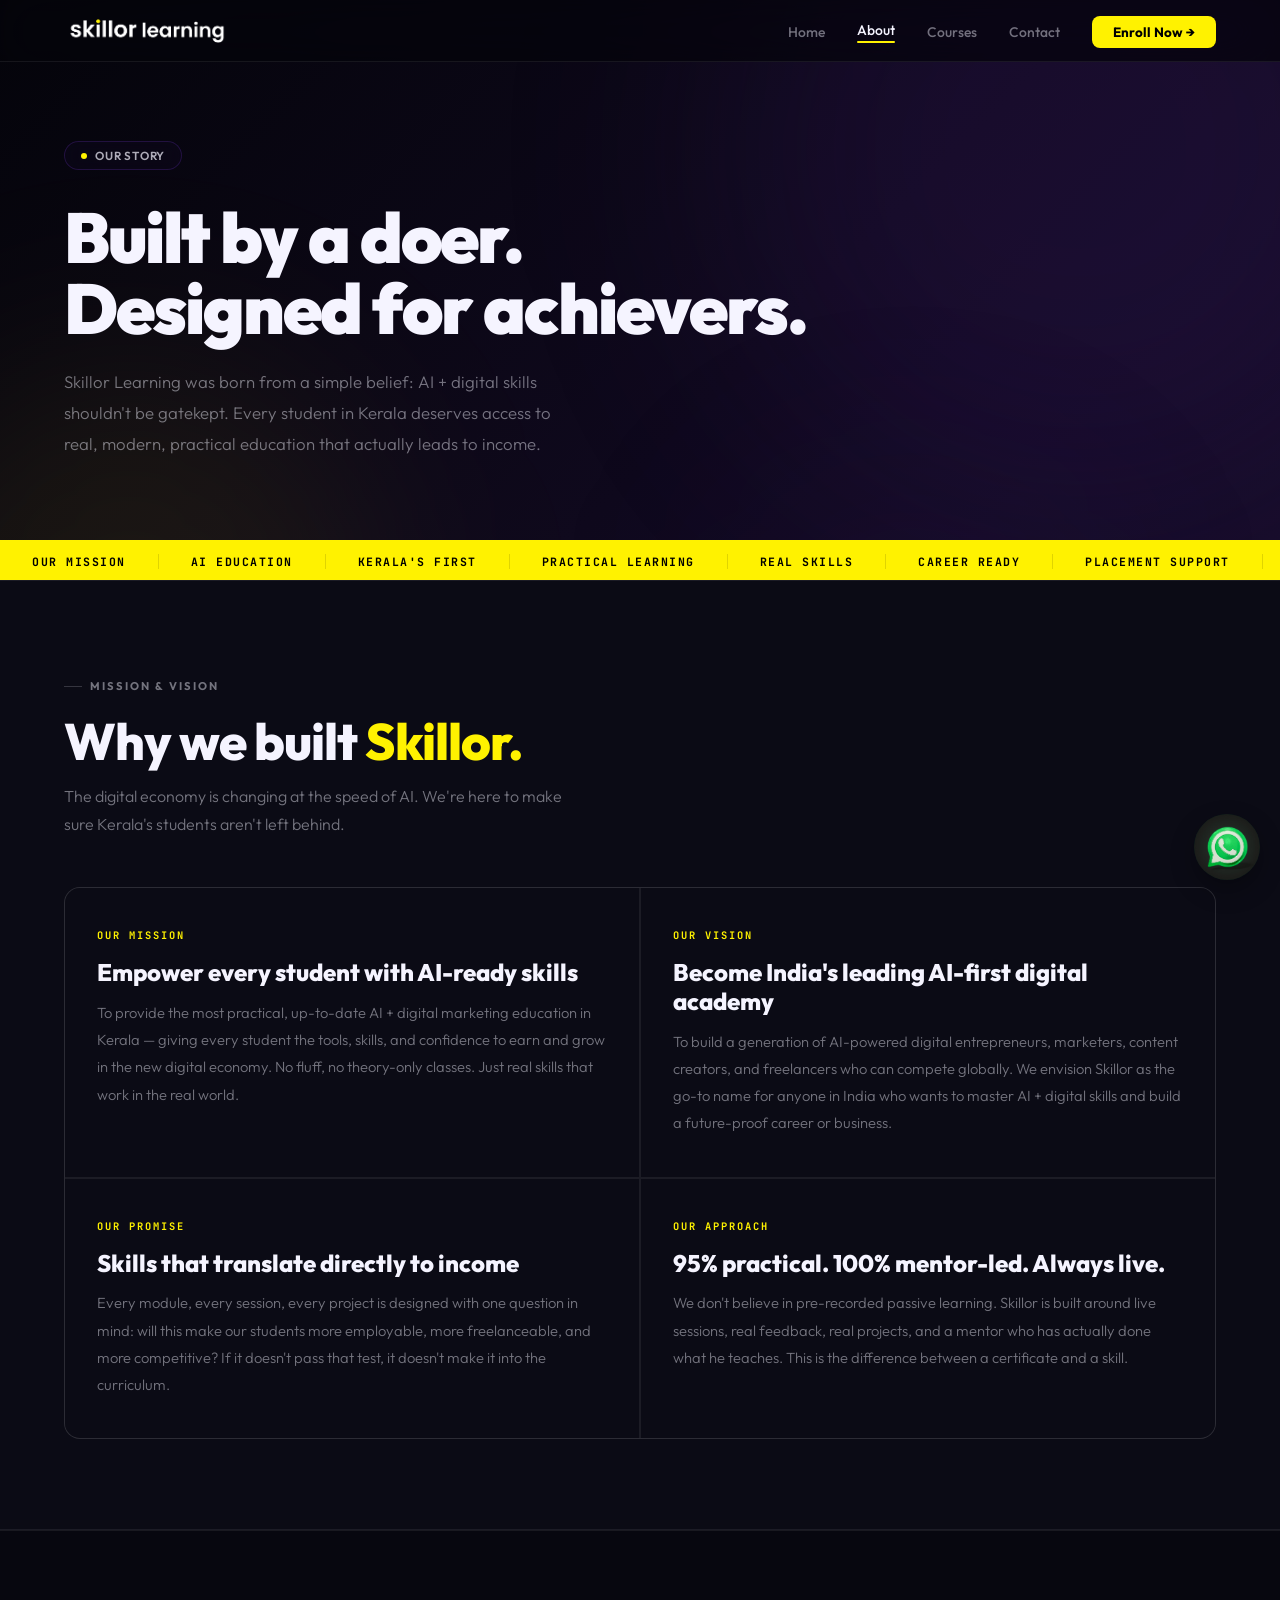
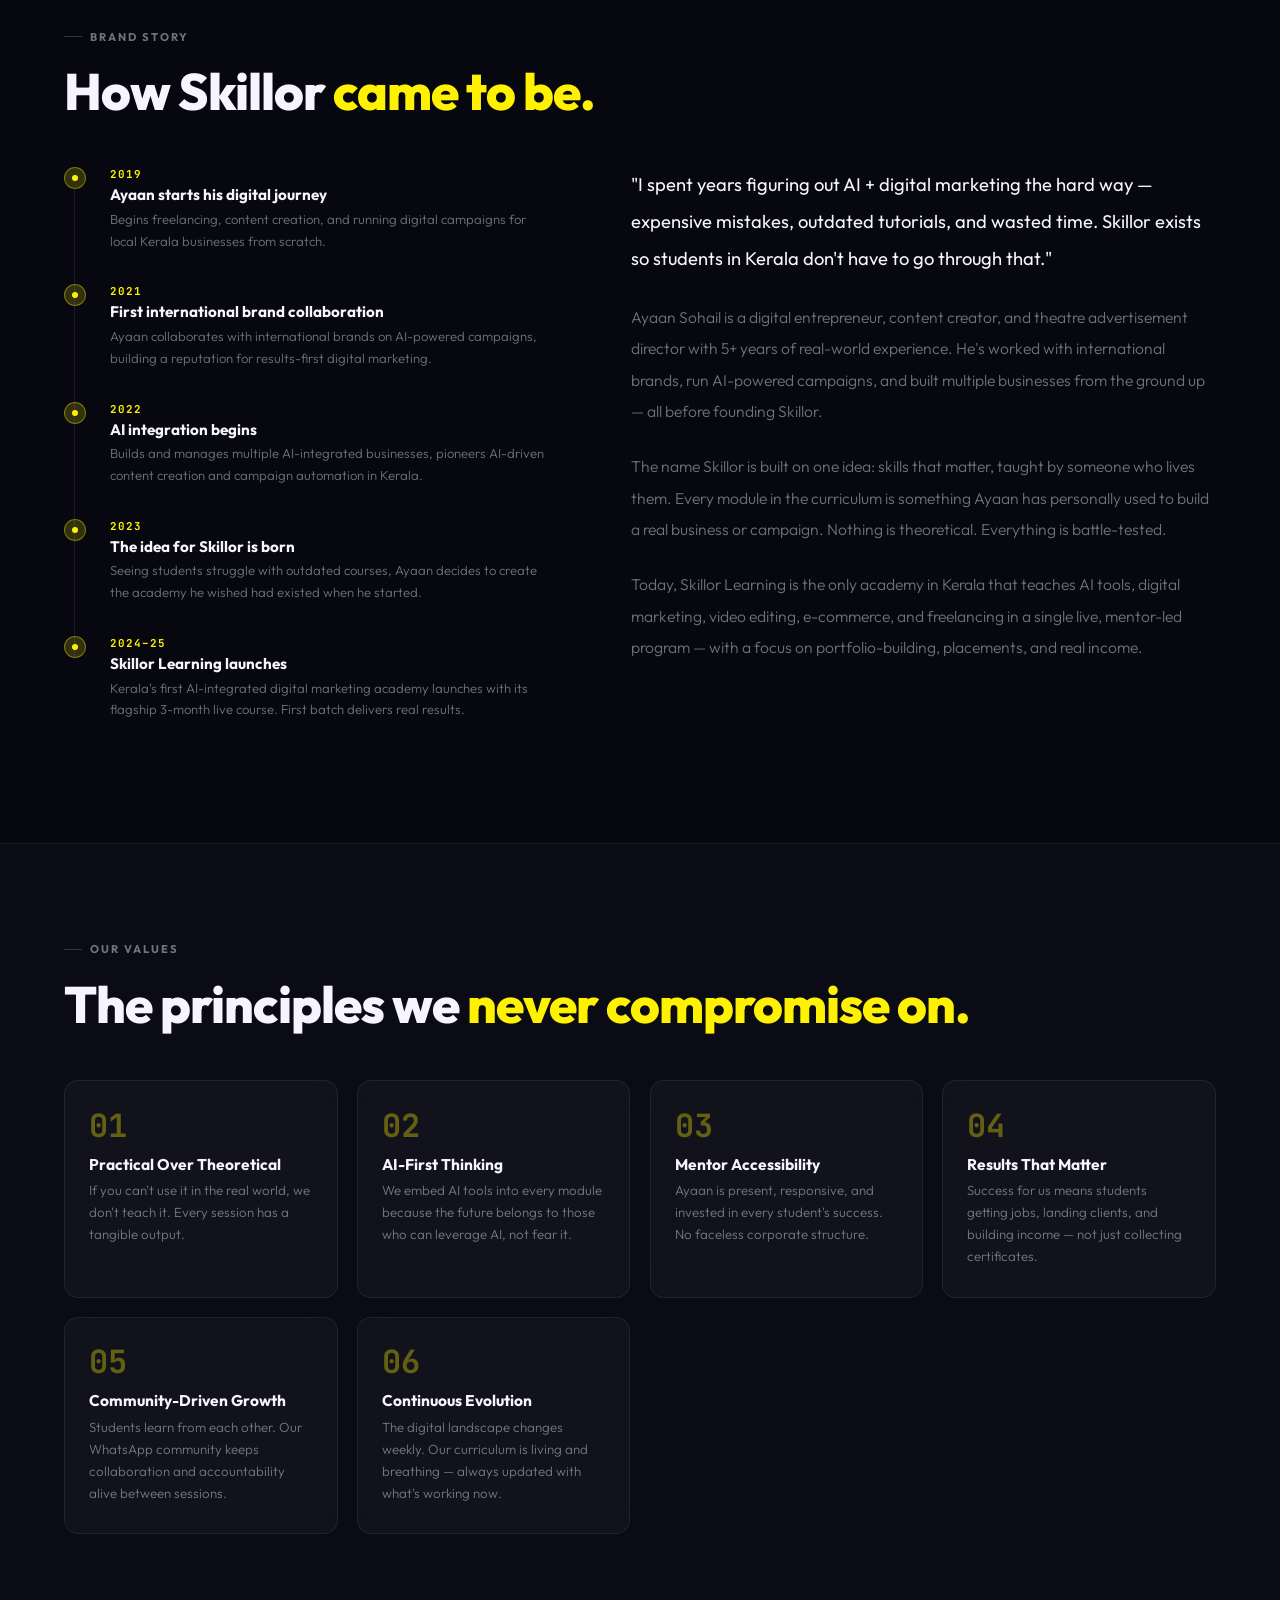
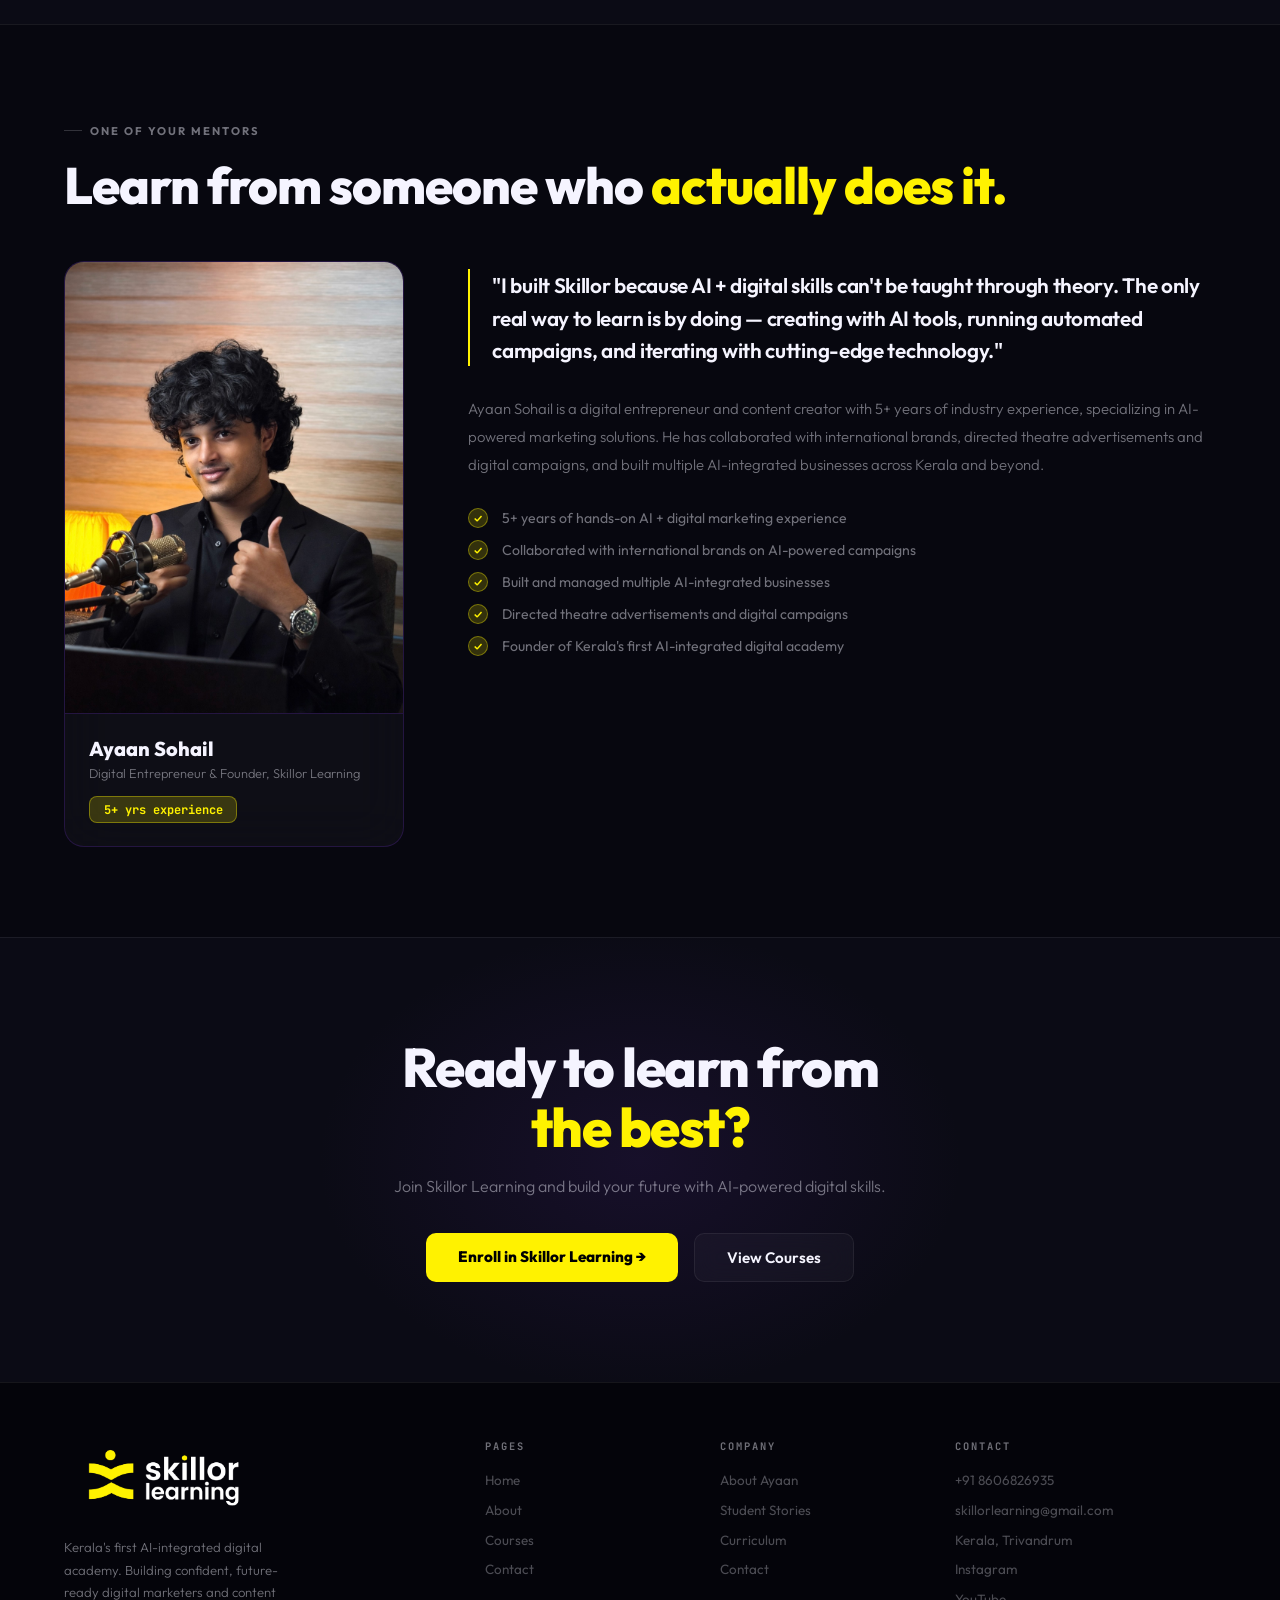
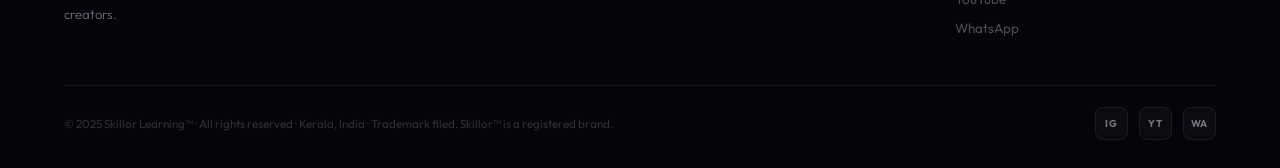
<file: about.html>
<!DOCTYPE html>
<html lang="en">
<head>
  <meta charset="UTF-8"/>
  <meta name="viewport" content="width=device-width, initial-scale=1.0"/>
  <title>About Skillor Learning — Kerala's First AI Digital Marketing Academy</title>
  <meta name="description" content="Learn about Skillor Learning — founded by Ayaan Sohail, Kerala's first AI-integrated digital marketing academy with a mission to make every student future-ready."/>
  <meta name="keywords" content="Skillor Learning, about Skillor, Ayaan Sohail, digital marketing academy Kerala, AI marketing trainer Kerala, dropshipping course India"/>
  <meta name="robots" content="index, follow"/>
  <link rel="canonical" href="https://skillorlearning.com/about.html"/>
  <link rel="icon" type="image/png" href="/favicon.png" sizes="48x48"/>
  <link rel="apple-touch-icon" href="/favicon.png"/>

  <meta property="og:type" content="website"/>
  <meta property="og:title" content="About Skillor Learning — Kerala's First AI Digital Marketing Academy"/>
  <meta property="og:description" content="Founded by Ayaan Sohail, Skillor Learning is Kerala's first AI-integrated digital marketing academy. Our mission: make every student future-ready."/>
  <meta property="og:url" content="https://skillorlearning.com/about.html"/>
  <meta property="og:image" content="https://skillorlearning.com/Skillor-Logo-10.png"/>
  <meta property="og:site_name" content="Skillor Learning"/>
  <meta name="twitter:card" content="summary_large_image"/>
  <meta name="twitter:title" content="About Skillor Learning — Kerala's First AI Digital Marketing Academy"/>
  <meta name="twitter:description" content="Learn about Skillor Learning and founder Ayaan Sohail, a 5+ year digital entrepreneur building the next generation of AI-powered marketers."/>
  <meta name="twitter:image" content="https://skillorlearning.com/Skillor-Logo-10.png"/>

  <link href="https://fonts.googleapis.com/css2?family=Outfit:wght@300;400;500;600;700;800;900&family=JetBrains+Mono:wght@400;600&display=swap" rel="stylesheet"/>
  <link rel="stylesheet" href="style.css"/>
  <style>
    /* About-page specific styles */
    .about-hero {
      min-height: 60vh;
      padding: 140px 5% 80px;
      display: flex;
      flex-direction: column;
      justify-content: center;
      position: relative;
      z-index: 1;
    }
    .about-hero h1 { font-size: clamp(2.4rem,5.5vw,5rem); font-weight:900; line-height:1.0; letter-spacing:-2px; margin-bottom:1.4rem; max-width:820px; }
    .about-hero p { font-size:1.05rem; color:var(--muted); line-height:1.85; max-width:520px; font-weight:300; }

    .mission-section { background:var(--dark2); border-top:1px solid var(--border); border-bottom:1px solid var(--border); }
    .mission-grid { display:grid; grid-template-columns:1fr 1fr; gap:2px; background:var(--border); border:1px solid var(--border); border-radius:16px; overflow:hidden; margin-top:3rem; }
    .mission-card { background:var(--dark2); padding:2.5rem 2rem; }
    .mission-card:hover { background:var(--dark3); }
    .mission-label { font-family:'JetBrains Mono',monospace; font-size:0.65rem; font-weight:700; text-transform:uppercase; letter-spacing:2px; color:var(--yellow); margin-bottom:1rem; }
    .mission-card h3 { font-size:1.5rem; font-weight:800; margin-bottom:0.75rem; line-height:1.2; }
    .mission-card p { font-size:0.92rem; color:var(--muted); line-height:1.85; font-weight:300; }

    .story-section { background:var(--dark); border-top:1px solid var(--border); }
    .story-grid { display:grid; grid-template-columns:1fr 1.2fr; gap:5rem; align-items:start; margin-top:3rem; }
    .story-timeline { display:flex; flex-direction:column; gap:0; }
    .tl-item { display:flex; gap:1.5rem; position:relative; }
    .tl-item:not(:last-child)::before { content:''; position:absolute; left:10px; top:22px; width:1px; height:calc(100% + 2px); background:var(--border-p); }
    .tl-dot { width:22px; height:22px; border-radius:50%; background:var(--yellow-m); border:1px solid var(--border-y); flex-shrink:0; display:flex; align-items:center; justify-content:center; margin-top:0; }
    .tl-dot::after { content:''; width:6px; height:6px; background:var(--yellow); border-radius:50%; }
    .tl-body { padding-bottom:2rem; }
    .tl-year { font-family:'JetBrains Mono',monospace; font-size:0.68rem; font-weight:700; color:var(--yellow); letter-spacing:1px; margin-bottom:0.25rem; }
    .tl-title { font-size:0.95rem; font-weight:700; margin-bottom:0.3rem; }
    .tl-desc { font-size:0.82rem; color:var(--muted); line-height:1.65; font-weight:300; }

    .story-right p { font-size:0.98rem; color:var(--muted); line-height:2; font-weight:300; margin-bottom:1.5rem; }
    .story-right p:first-child { font-size:1.15rem; color:var(--white); font-weight:400; }

    .values-section { background:var(--dark2); border-top:1px solid var(--border); }
    .values-grid { display:grid; grid-template-columns:repeat(auto-fill,minmax(220px,1fr)); gap:1.2rem; margin-top:3rem; }
    .val-card { background:var(--glass); border:1px solid var(--border); backdrop-filter:blur(16px); border-radius:14px; padding:1.8rem 1.5rem; transition:border-color 0.2s,transform 0.2s; }
    .val-card:hover { border-color:var(--border-p); transform:translateY(-3px); }
    .val-num { font-family:'JetBrains Mono',monospace; font-size:2rem; font-weight:700; color:var(--yellow); opacity:0.35; line-height:1; margin-bottom:0.75rem; }
    .val-card h4 { font-size:0.97rem; font-weight:700; margin-bottom:0.4rem; }
    .val-card p { font-size:0.83rem; color:var(--muted); line-height:1.65; font-weight:300; }

    .founder-section { background:var(--dark); border-top:1px solid var(--border); }

    @media (max-width:900px) {
      .mission-grid { grid-template-columns:1fr; }
      .story-grid { grid-template-columns:1fr; gap:2.5rem; }
    }
    @media (max-width:600px) {
      .about-hero { padding:100px 4.5% 60px; }
      .about-hero h1 { font-size:clamp(2rem,10vw,2.6rem); letter-spacing:-1px; }
      .mission-card { padding:1.5rem 1.1rem; }
      .val-card { padding:1.3rem 1.1rem; }
    }
  </style>
</head>
<body>

<div class="blob blob-1"></div>
<div class="blob blob-2"></div>
<div class="blob blob-3"></div>

<!-- NAV -->
<nav>
  <a href="index.html" class="logo">
    <img src="Skillor-Logo-10.png" alt="Skillor Learning logo" style="height:40px;">
  </a>
  <ul class="nav-links">
    <li><a href="index.html">Home</a></li>
    <li><a href="about.html" class="active">About</a></li>
    <li><a href="courses.html">Courses</a></li>
    <li><a href="contact.html">Contact</a></li>
    <li><a href="#" class="nav-cta" onclick="openEnrollModal(); return false;">Enroll Now →</a></li>
  </ul>
  <button class="hamburger" onclick="toggleMenu()">☰</button>
</nav>

<!-- MOBILE MENU -->
<div class="mobile-menu" id="mobileMenu">
  <a href="index.html" onclick="toggleMenu()">Home</a>
  <a href="about.html" onclick="toggleMenu()">About</a>
  <a href="courses.html" onclick="toggleMenu()">Courses</a>
  <a href="contact.html" onclick="toggleMenu()">Contact</a>
  <a href="#" onclick="openEnrollModal(); toggleMenu(); return false;">Enroll Now →</a>
</div>

<!-- ABOUT HERO -->
<section class="about-hero">
  <div class="hero-pill">
    <div class="hero-pill-dot"></div>
    Our Story
  </div>
  <h1>
    Built by a doer.<br>
    <span class="y">Designed for achievers.</span>
  </h1>
  <p>Skillor Learning was born from a simple belief: AI + digital skills shouldn't be gatekept. Every student in Kerala deserves access to real, modern, practical education that actually leads to income.</p>
</section>

<!-- TICKER -->
<div class="ticker">
  <div class="ticker-track">
    <span>Our Mission</span><span>AI Education</span><span>Kerala's First</span>
    <span>Practical Learning</span><span>Real Skills</span><span>Career Ready</span>
    <span>Placement Support</span><span>Live Sessions</span><span>Build. Earn. Grow.</span>
    <span>Our Mission</span><span>AI Education</span><span>Kerala's First</span>
    <span>Practical Learning</span><span>Real Skills</span><span>Career Ready</span>
    <span>Placement Support</span><span>Live Sessions</span><span>Build. Earn. Grow.</span>
  </div>
</div>

<!-- MISSION & VISION -->
<section class="mission-section">
  <div class="stag">Mission &amp; Vision</div>
  <h2 class="sh">Why we built <span class="y">Skillor.</span></h2>
  <p class="ssub">The digital economy is changing at the speed of AI. We're here to make sure Kerala's students aren't left behind.</p>
  <div class="mission-grid">
    <div class="mission-card">
      <div class="mission-label">Our Mission</div>
      <h3>Empower every student with AI-ready skills</h3>
      <p>To provide the most practical, up-to-date AI + digital marketing education in Kerala — giving every student the tools, skills, and confidence to earn and grow in the new digital economy. No fluff, no theory-only classes. Just real skills that work in the real world.</p>
    </div>
    <div class="mission-card">
      <div class="mission-label">Our Vision</div>
      <h3>Become India's leading AI-first digital academy</h3>
      <p>To build a generation of AI-powered digital entrepreneurs, marketers, content creators, and freelancers who can compete globally. We envision Skillor as the go-to name for anyone in India who wants to master AI + digital skills and build a future-proof career or business.</p>
    </div>
    <div class="mission-card">
      <div class="mission-label">Our Promise</div>
      <h3>Skills that translate directly to income</h3>
      <p>Every module, every session, every project is designed with one question in mind: will this make our students more employable, more freelanceable, and more competitive? If it doesn't pass that test, it doesn't make it into the curriculum.</p>
    </div>
    <div class="mission-card">
      <div class="mission-label">Our Approach</div>
      <h3>95% practical. 100% mentor-led. Always live.</h3>
      <p>We don't believe in pre-recorded passive learning. Skillor is built around live sessions, real feedback, real projects, and a mentor who has actually done what he teaches. This is the difference between a certificate and a skill.</p>
    </div>
  </div>
</section>

<!-- BRAND STORY -->
<section class="story-section">
  <div class="stag">Brand Story</div>
  <h2 class="sh">How Skillor <span class="y">came to be.</span></h2>
  <div class="story-grid">
    <div class="story-timeline">
      <div class="tl-item">
        <div class="tl-dot"></div>
        <div class="tl-body">
          <div class="tl-year">2019</div>
          <div class="tl-title">Ayaan starts his digital journey</div>
          <div class="tl-desc">Begins freelancing, content creation, and running digital campaigns for local Kerala businesses from scratch.</div>
        </div>
      </div>
      <div class="tl-item">
        <div class="tl-dot"></div>
        <div class="tl-body">
          <div class="tl-year">2021</div>
          <div class="tl-title">First international brand collaboration</div>
          <div class="tl-desc">Ayaan collaborates with international brands on AI-powered campaigns, building a reputation for results-first digital marketing.</div>
        </div>
      </div>
      <div class="tl-item">
        <div class="tl-dot"></div>
        <div class="tl-body">
          <div class="tl-year">2022</div>
          <div class="tl-title">AI integration begins</div>
          <div class="tl-desc">Builds and manages multiple AI-integrated businesses, pioneers AI-driven content creation and campaign automation in Kerala.</div>
        </div>
      </div>
      <div class="tl-item">
        <div class="tl-dot"></div>
        <div class="tl-body">
          <div class="tl-year">2023</div>
          <div class="tl-title">The idea for Skillor is born</div>
          <div class="tl-desc">Seeing students struggle with outdated courses, Ayaan decides to create the academy he wished had existed when he started.</div>
        </div>
      </div>
      <div class="tl-item">
        <div class="tl-dot"></div>
        <div class="tl-body">
          <div class="tl-year">2024–25</div>
          <div class="tl-title">Skillor Learning launches</div>
          <div class="tl-desc">Kerala's first AI-integrated digital marketing academy launches with its flagship 3-month live course. First batch delivers real results.</div>
        </div>
      </div>
    </div>
    <div class="story-right">
      <p>"I spent years figuring out AI + digital marketing the hard way — expensive mistakes, outdated tutorials, and wasted time. Skillor exists so students in Kerala don't have to go through that."</p>
      <p>Ayaan Sohail is a digital entrepreneur, content creator, and theatre advertisement director with 5+ years of real-world experience. He's worked with international brands, run AI-powered campaigns, and built multiple businesses from the ground up — all before founding Skillor.</p>
      <p>The name Skillor is built on one idea: skills that matter, taught by someone who lives them. Every module in the curriculum is something Ayaan has personally used to build a real business or campaign. Nothing is theoretical. Everything is battle-tested.</p>
      <p>Today, Skillor Learning is the only academy in Kerala that teaches AI tools, digital marketing, video editing, e-commerce, and freelancing in a single live, mentor-led program — with a focus on portfolio-building, placements, and real income.</p>
    </div>
  </div>
</section>

<!-- VALUES -->
<section class="values-section">
  <div class="stag">Our Values</div>
  <h2 class="sh">The principles we <span class="y">never compromise on.</span></h2>
  <div class="values-grid">
    <div class="val-card"><div class="val-num">01</div><h4>Practical Over Theoretical</h4><p>If you can't use it in the real world, we don't teach it. Every session has a tangible output.</p></div>
    <div class="val-card"><div class="val-num">02</div><h4>AI-First Thinking</h4><p>We embed AI tools into every module because the future belongs to those who can leverage AI, not fear it.</p></div>
    <div class="val-card"><div class="val-num">03</div><h4>Mentor Accessibility</h4><p>Ayaan is present, responsive, and invested in every student's success. No faceless corporate structure.</p></div>
    <div class="val-card"><div class="val-num">04</div><h4>Results That Matter</h4><p>Success for us means students getting jobs, landing clients, and building income — not just collecting certificates.</p></div>
    <div class="val-card"><div class="val-num">05</div><h4>Community-Driven Growth</h4><p>Students learn from each other. Our WhatsApp community keeps collaboration and accountability alive between sessions.</p></div>
    <div class="val-card"><div class="val-num">06</div><h4>Continuous Evolution</h4><p>The digital landscape changes weekly. Our curriculum is living and breathing — always updated with what's working now.</p></div>
  </div>
</section>

<!-- MENTOR SECTION -->
<section class="founder-section">
  <div class="stag">One Of Your Mentors</div>
  <h2 class="sh">Learn from someone who <span class="y">actually does it.</span></h2>
  <div class="mentor-grid">
    <div class="mentor-glass-card">
      <div class="mentor-img">
        <img src="ayaan2.jpg" alt="Ayaan Sohail — Founder of Skillor Learning, Digital Entrepreneur and AI Marketing Expert" onerror="this.style.display='none'; this.nextElementSibling.style.display='flex';"/>
        <div class="mentor-img-fb" style="display:none;">AS</div>
      </div>
      <div class="mentor-card-foot">
        <div class="mentor-nm">Ayaan Sohail</div>
        <div class="mentor-rl">Digital Entrepreneur &amp; Founder, Skillor Learning</div>
        <span class="mentor-badge">5+ yrs experience</span>
      </div>
    </div>
    <div class="mentor-r">
      <p class="mentor-q">"I built Skillor because AI + digital skills can't be taught through theory. The only real way to learn is by doing — creating with AI tools, running automated campaigns, and iterating with cutting-edge technology."</p>
      <p class="mentor-bio">Ayaan Sohail is a digital entrepreneur and content creator with 5+ years of industry experience, specializing in AI-powered marketing solutions. He has collaborated with international brands, directed theatre advertisements and digital campaigns, and built multiple AI-integrated businesses across Kerala and beyond.</p>
      <div class="mentor-pts">
        <div class="mentor-pt"><div class="mentor-pt-dot"></div>5+ years of hands-on AI + digital marketing experience</div>
        <div class="mentor-pt"><div class="mentor-pt-dot"></div>Collaborated with international brands on AI-powered campaigns</div>
        <div class="mentor-pt"><div class="mentor-pt-dot"></div>Built and managed multiple AI-integrated businesses</div>
        <div class="mentor-pt"><div class="mentor-pt-dot"></div>Directed theatre advertisements and digital campaigns</div>
        <div class="mentor-pt"><div class="mentor-pt-dot"></div>Founder of Kerala's first AI-integrated digital academy</div>
      </div>
    </div>
  </div>
</section>

<!-- CTA -->
<div class="cta-sec">
  <div class="cta-inner">
    <h2>Ready to learn from<br><span style="color:var(--yellow)">the best?</span></h2>
    <p>Join Skillor Learning and build your future with AI-powered digital skills.</p>
    <div class="cta-btns">
      <a href="#" onclick="openEnrollModal(); return false;" class="btn-y">Enroll in Skillor Learning →</a>
      <a href="courses.html" class="btn-glass">View Courses</a>
    </div>
  </div>
</div>

<!-- FOOTER -->
<footer>
  <div class="foot-grid">
    <div class="foot-brand">
      <div class="foot-logo"><img src="Skillor-Logo-06.png" alt="Skillor Learning footer logo" style="height:85px;"></div>
      <p>Kerala's first AI-integrated digital academy. Building confident, future-ready digital marketers and content creators.</p>
    </div>
    <div class="foot-col">
      <h5>Pages</h5>
      <ul>
        <li><a href="index.html">Home</a></li>
        <li><a href="about.html">About</a></li>
        <li><a href="courses.html">Courses</a></li>
        <li><a href="contact.html">Contact</a></li>
      </ul>
    </div>
    <div class="foot-col">
      <h5>Company</h5>
      <ul>
        <li><a href="about.html">About Ayaan</a></li>
        <li><a href="index.html#testimonials">Student Stories</a></li>
        <li><a href="courses.html">Curriculum</a></li>
        <li><a href="contact.html">Contact</a></li>
      </ul>
    </div>
    <div class="foot-col">
      <h5>Contact</h5>
      <ul>
        <li><a href="tel:+918606826935">+91 8606826935</a></li>
        <li><a href="mailto:skillorlearning@gmail.com">skillorlearning@gmail.com</a></li>
        <li><a href="contact.html">Kerala, Trivandrum</a></li>
        <li><a href="https://www.instagram.com/skillorlearning" target="_blank" rel="noopener noreferrer">Instagram</a></li>
        <li><a href="https://youtube.com/@ayaanskillor" target="_blank" rel="noopener noreferrer">YouTube</a></li>
        <li><a href="https://wa.me/+918606826935" target="_blank" rel="noopener noreferrer">WhatsApp</a></li>
      </ul>
    </div>
  </div>
  <div class="foot-btm">
    <p>© 2025 Skillor Learning™ · All rights reserved · Kerala, India · Trademark filed. Skillor™ is a registered brand.</p>
    <div class="foot-socials">
      <a href="https://www.instagram.com/skillorlearning" target="_blank" rel="noopener noreferrer" aria-label="Skillor Learning on Instagram">IG</a>
      <a href="https://youtube.com/@ayaanskillor" target="_blank" rel="noopener noreferrer" aria-label="Skillor Learning on YouTube">YT</a>
      <a href="https://wa.me/+918606826935?text=Hi%2C%20I%20want%20to%20enroll%20in%20your%20course" target="_blank" rel="noopener noreferrer" aria-label="Chat with Skillor on WhatsApp">WA</a>
    </div>
  </div>
</footer>

<!-- FLOATING WHATSAPP -->
<div class="whatsapp-float">
  <a href="https://wa.me/+918606826935?text=Hi%2C%20I%20want%20to%20enroll%20in%20your%20course" target="_blank" rel="noopener noreferrer" aria-label="Chat with Skillor Learning on WhatsApp">
    <img src="whatsap icon.jpg" alt="WhatsApp icon" loading="lazy">
  </a>
</div>

<!-- ENROLLMENT MODAL -->
<div id="enrollModal" class="modal">
  <div class="modal-content">
    <div class="modal-header">
      <h2 id="popupTitle">Enroll in AI-Integrated Digital Marketing Course</h2>
      <span class="close" onclick="closeEnrollModal()">&times;</span>
    </div>
    <div class="modal-body">
      <div id="enrollView">
        <form id="enrollForm" onsubmit="submitEnrollForm(event)">
          <div class="form-group"><label for="name">Full Name *</label><input type="text" id="name" name="fullName" placeholder="Full Name" required></div>
          <div class="form-group"><label for="email">Email Address *</label><input type="email" id="email" name="email" placeholder="Email Address" required></div>
          <div class="form-group"><label for="phone">Phone Number *</label><input type="tel" id="phone" name="phone" placeholder="Phone Number" required></div>
          <div class="form-group"><label for="experience">Experience Level</label><select id="experience" name="experience"><option value="">Select Experience</option><option value="Beginner">Beginner</option><option value="Intermediate">Intermediate</option><option value="Advanced">Advanced</option></select></div>
          <div class="form-group"><label for="goals">What are your goals? (Optional)</label><textarea id="goals" name="goals" rows="3" placeholder="e.g., Start freelancing, get a job, build my brand..."></textarea></div>
          <button type="submit" class="submit-btn">Submit &amp; Get Course Details →</button>
          <p id="successMsg" style="display:none; color:#a7ffcf; margin-top:10px; text-align:center;">Successfully submitted.</p>
          <p class="form-note">* Required fields. We'll contact you within 24 hours with enrollment instructions.</p>
        </form>
      </div>
      <div id="notifyView" class="notify-view" style="display:none;">
        <p class="notify-message">Join our WhatsApp community to get updates on this course.</p>
        <a id="joinCommunityBtn" class="submit-btn notify-join-btn" href="https://chat.whatsapp.com/Gpl7ivEduUSLgckb1aHgBe" target="_blank" rel="noopener">Join Community</a>
        <p class="form-note">Course updates, launch dates, and announcements are shared in the community.</p>
      </div>
    </div>
  </div>
</div>

<script src="script.js" defer></script>
</body>
</html>
</file>
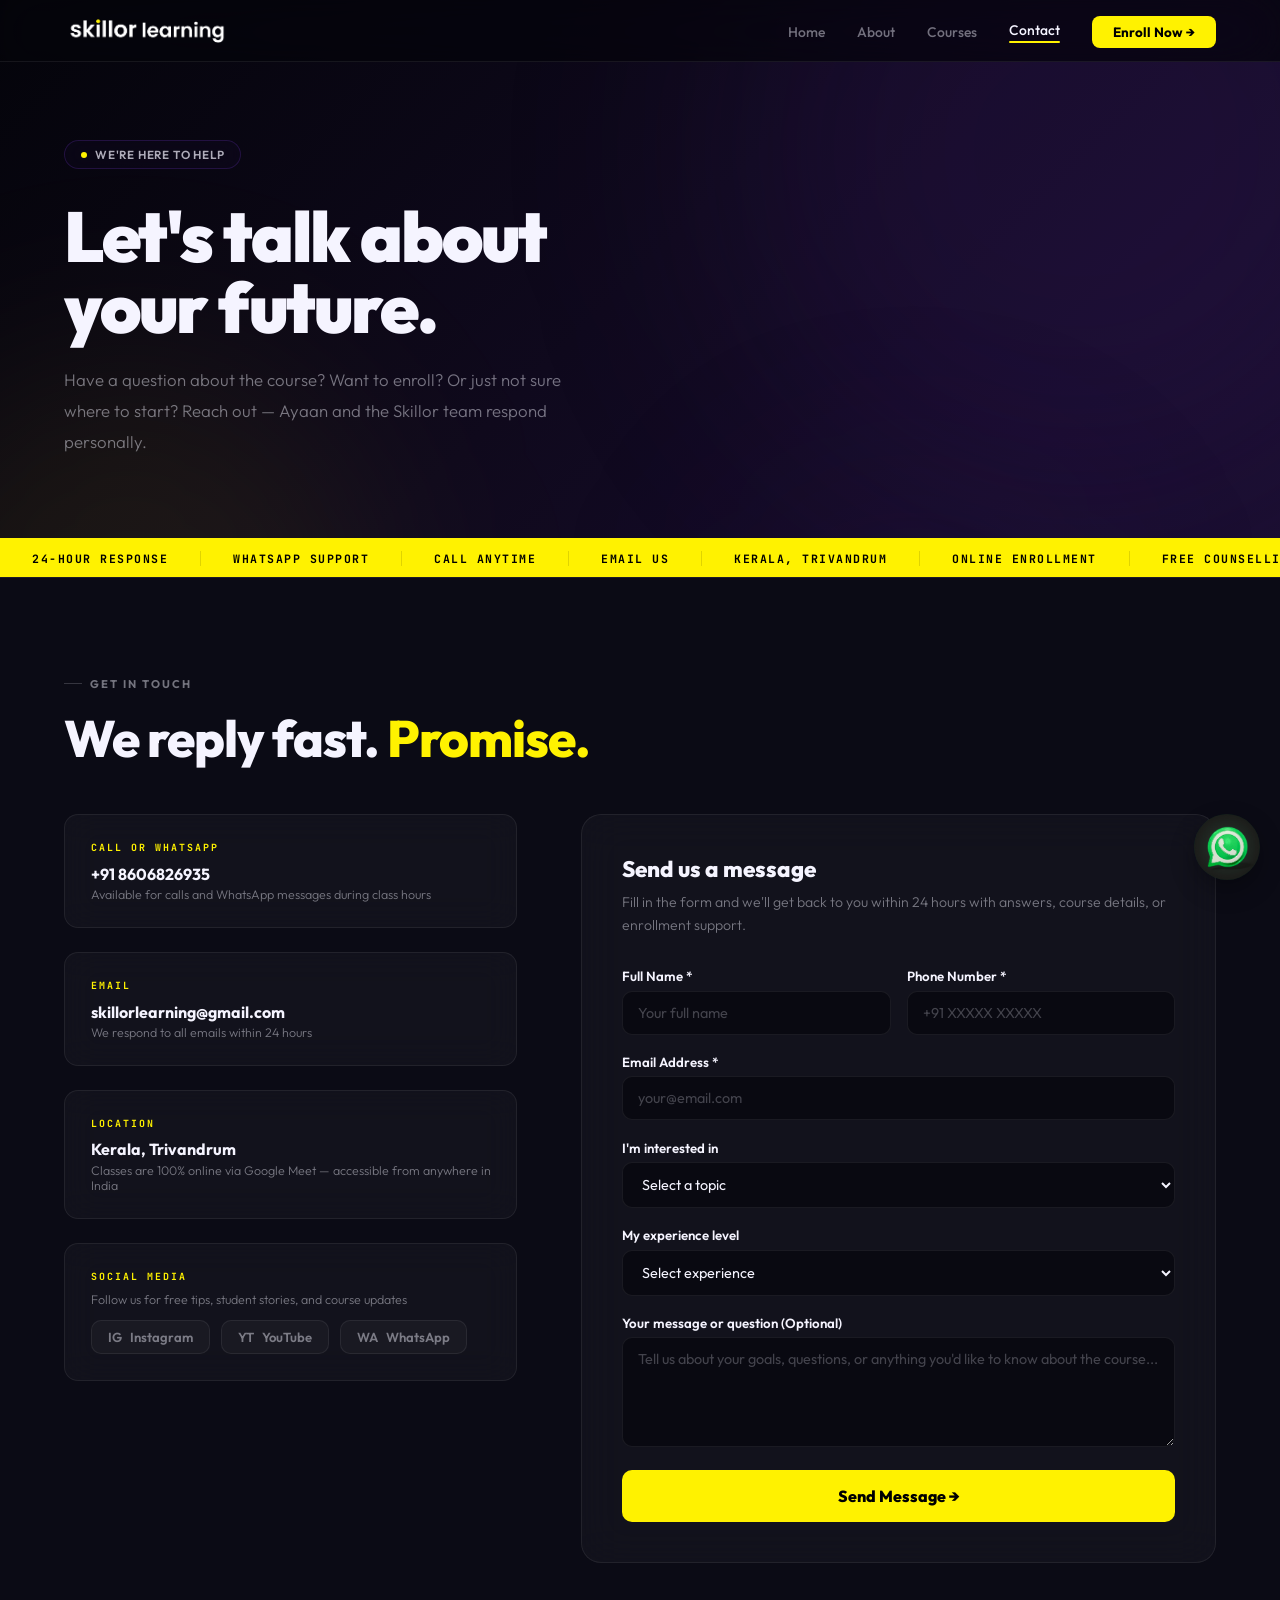
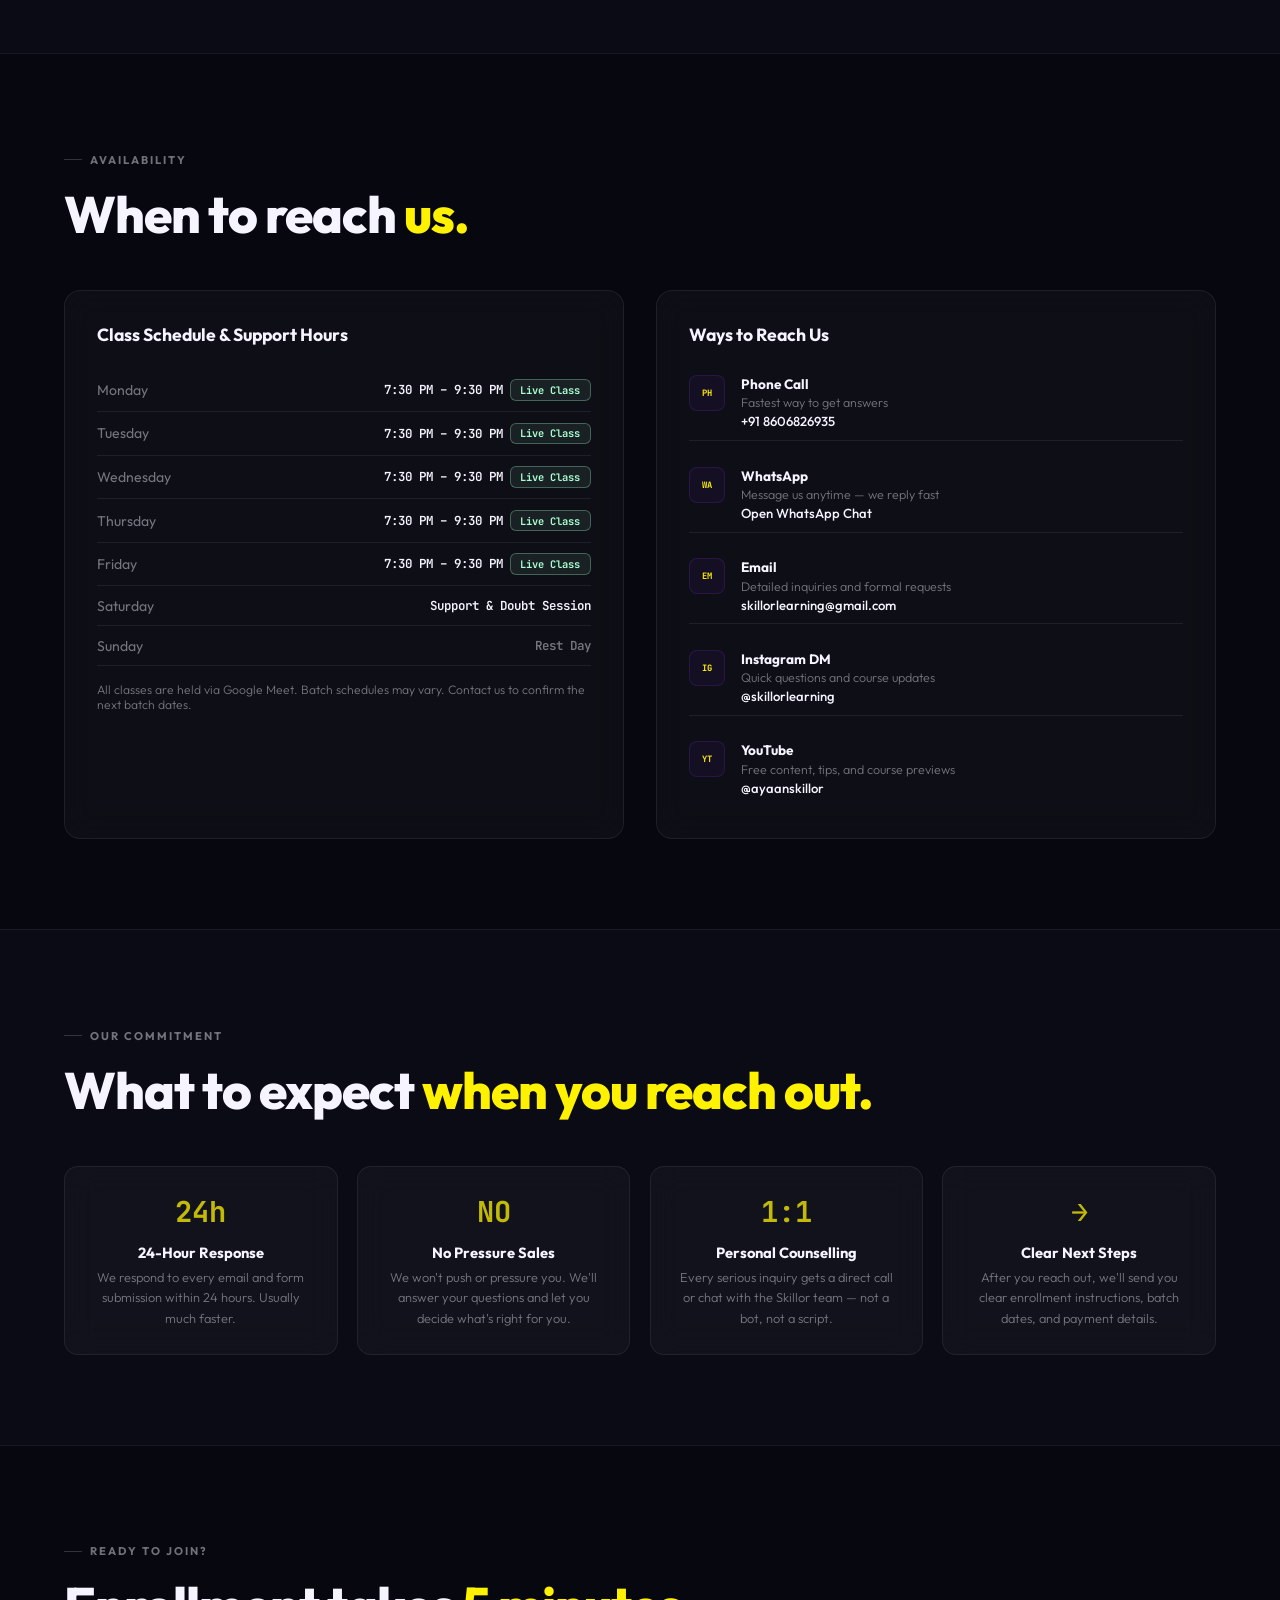
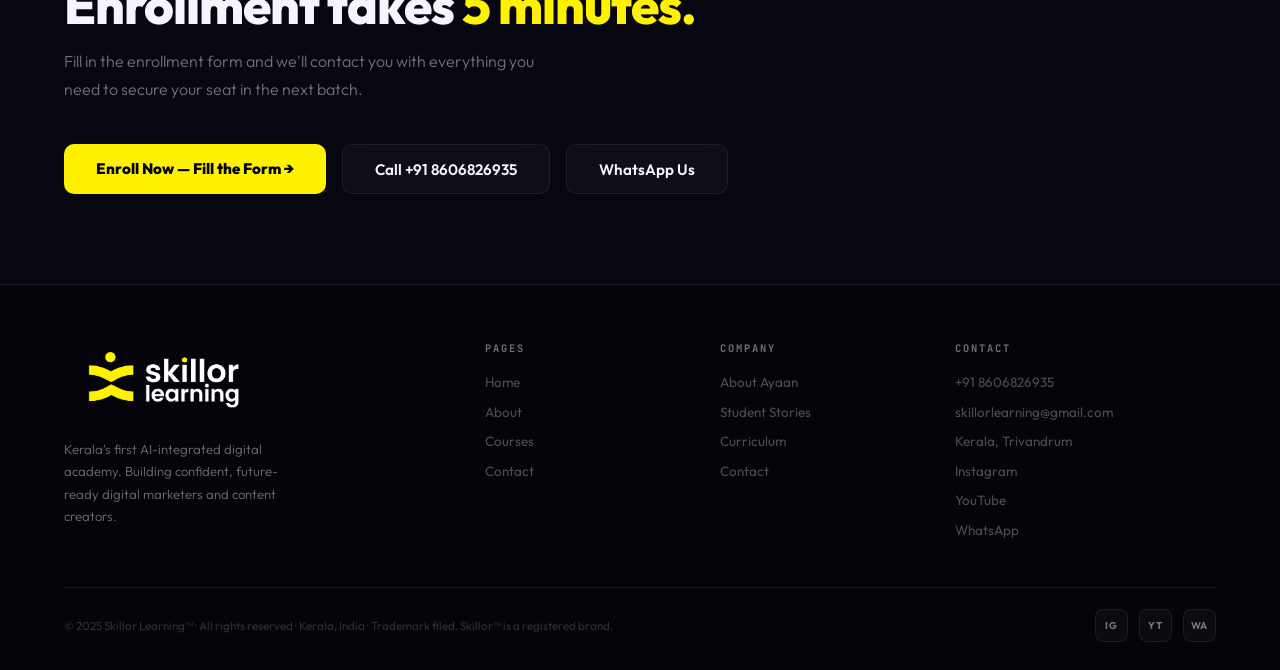
<file: contact.html>
<!DOCTYPE html>
<html lang="en">
<head>
  <meta charset="UTF-8"/>
  <meta name="viewport" content="width=device-width, initial-scale=1.0"/>
  <title>Contact Skillor Learning — Enroll in Digital Marketing Course Kerala</title>
  <meta name="description" content="Get in touch with Skillor Learning. Enroll in Kerala's best AI-integrated digital marketing course. Call +91 8606826935 or email us. We respond within 24 hours."/>
  <meta name="keywords" content="contact Skillor Learning, enroll digital marketing course Kerala, Skillor Learning Trivandrum, AI marketing course contact India, dropshipping course India contact"/>
  <meta name="robots" content="index, follow"/>
  <link rel="canonical" href="https://skillorlearning.com/contact.html"/>
  <link rel="icon" type="image/png" href="/favicon.png" sizes="48x48"/>
  <link rel="apple-touch-icon" href="/favicon.png"/>

  <meta property="og:type" content="website"/>
  <meta property="og:title" content="Contact Skillor Learning — Enroll in Digital Marketing Course Kerala"/>
  <meta property="og:description" content="Reach out to Skillor Learning to enroll in Kerala's first AI-integrated digital marketing course. Call, WhatsApp, or email us today."/>
  <meta property="og:url" content="https://skillorlearning.com/contact.html"/>
  <meta property="og:image" content="https://skillorlearning.com/Skillor-Logo-10.png"/>
  <meta property="og:site_name" content="Skillor Learning"/>
  <meta name="twitter:card" content="summary_large_image"/>
  <meta name="twitter:title" content="Contact Skillor Learning — Enroll in Digital Marketing Course Kerala"/>
  <meta name="twitter:description" content="Get in touch with Skillor Learning. We're here to answer every question about our AI-integrated digital marketing course."/>
  <meta name="twitter:image" content="https://skillorlearning.com/Skillor-Logo-10.png"/>

  <link href="https://fonts.googleapis.com/css2?family=Outfit:wght@300;400;500;600;700;800;900&family=JetBrains+Mono:wght@400;600&display=swap" rel="stylesheet"/>
  <link rel="stylesheet" href="style.css"/>

  <script type="application/ld+json">
  {
    "@context": "https://schema.org",
    "@type": "ContactPage",
    "name": "Contact Skillor Learning",
    "url": "https://skillorlearning.com/contact.html",
    "mainEntity": {
      "@type": "Organization",
      "name": "Skillor Learning",
      "telephone": "+91-8606826935",
      "email": "skillorlearning@gmail.com",
      "address": {"@type":"PostalAddress","addressLocality":"Trivandrum","addressRegion":"Kerala","addressCountry":"IN"},
      "sameAs": ["https://www.instagram.com/skillorlearning","https://youtube.com/@ayaanskillor"]
    }
  }
  </script>

  <style>
    .contact-hero { min-height:55vh; padding:140px 5% 80px; display:flex; flex-direction:column; justify-content:center; position:relative; z-index:1; }
    .contact-hero h1 { font-size:clamp(2.4rem,5.5vw,5rem); font-weight:900; line-height:1.0; letter-spacing:-2px; margin-bottom:1.4rem; max-width:820px; }
    .contact-hero p { font-size:1.05rem; color:var(--muted); line-height:1.85; max-width:520px; font-weight:300; }

    .contact-main { background:var(--dark2); border-top:1px solid var(--border); }
    .contact-grid { display:grid; grid-template-columns:1fr 1.4fr; gap:4rem; align-items:start; margin-top:3rem; }

    /* Contact Info Panel */
    .contact-info { display:flex; flex-direction:column; gap:1.5rem; position:sticky; top:80px; }
    .contact-info-card { background:var(--glass); border:1px solid var(--border); backdrop-filter:blur(16px); border-radius:14px; padding:1.6rem; transition:border-color 0.2s,transform 0.2s; }
    .contact-info-card:hover { border-color:var(--border-p); transform:translateY(-2px); }
    .ci-label { font-family:'JetBrains Mono',monospace; font-size:0.62rem; font-weight:700; text-transform:uppercase; letter-spacing:2px; color:var(--yellow); margin-bottom:0.6rem; }
    .ci-value { font-size:1rem; font-weight:700; margin-bottom:0.2rem; }
    .ci-value a { color:var(--white); text-decoration:none; transition:color 0.2s; }
    .ci-value a:hover { color:var(--yellow); }
    .ci-note { font-size:0.78rem; color:var(--muted); font-weight:300; }

    .social-row { display:flex; gap:0.7rem; flex-wrap:wrap; margin-top:0.5rem; }
    .social-pill { display:flex; align-items:center; gap:0.5rem; background:var(--glass); border:1px solid var(--border); border-radius:10px; padding:0.5rem 1rem; font-size:0.82rem; font-weight:600; color:var(--muted); text-decoration:none; transition:all 0.2s; }
    .social-pill:hover { background:var(--purple-s); border-color:var(--border-p); color:var(--white); }

    /* Contact Form */
    .contact-form-wrap { background:var(--glass); border:1px solid var(--border); backdrop-filter:blur(20px); border-radius:20px; padding:2.5rem; }
    .contact-form-wrap h2 { font-size:1.4rem; font-weight:800; margin-bottom:0.5rem; }
    .contact-form-wrap > p { font-size:0.88rem; color:var(--muted); margin-bottom:2rem; font-weight:300; line-height:1.6; }

    .cf-row { display:grid; grid-template-columns:1fr 1fr; gap:1rem; }
    .cf-group { margin-bottom:1.2rem; }
    .cf-group label { display:block; font-size:0.83rem; font-weight:600; color:var(--white); margin-bottom:0.4rem; }
    .cf-group input, .cf-group select, .cf-group textarea {
      width:100%; padding:12px 15px; border:1px solid var(--border); border-radius:10px;
      background:rgba(4,4,10,0.6); color:var(--white); font-size:0.9rem; font-family:'Outfit',sans-serif;
      transition:border-color 0.3s, box-shadow 0.3s;
    }
    .cf-group input:focus, .cf-group select:focus, .cf-group textarea:focus { outline:none; border-color:var(--border-p); box-shadow:0 0 0 3px rgba(66,32,117,0.15); }
    .cf-group input::placeholder, .cf-group textarea::placeholder { color:rgba(245,244,255,0.25); }
    .cf-group select option { background:var(--dark2); }
    .cf-group textarea { resize:vertical; min-height:110px; }
    .cf-submit { width:100%; padding:1rem 2rem; background:var(--yellow); color:#000; border:none; border-radius:10px; font-size:1rem; font-weight:800; cursor:pointer; transition:transform 0.2s,box-shadow 0.2s; font-family:'Outfit',sans-serif; }
    .cf-submit:hover { transform:translateY(-2px); box-shadow:0 14px 36px rgba(255,242,0,0.25); }
    .cf-success { display:none; background:rgba(167,255,207,0.08); border:1px solid rgba(167,255,207,0.3); border-radius:10px; padding:1rem; text-align:center; color:#a7ffcf; font-size:0.9rem; margin-top:1rem; }

    /* Hours & Map */
    .hours-section { background:var(--dark); border-top:1px solid var(--border); }
    .hours-grid { display:grid; grid-template-columns:1fr 1fr; gap:2rem; margin-top:3rem; }
    .hours-card { background:var(--glass); border:1px solid var(--border); backdrop-filter:blur(16px); border-radius:16px; padding:2rem; }
    .hours-card h3 { font-size:1.1rem; font-weight:700; margin-bottom:1.4rem; }
    .hours-row { display:flex; justify-content:space-between; align-items:center; padding:0.65rem 0; border-bottom:1px solid var(--border); font-size:0.88rem; }
    .hours-row:last-child { border-bottom:none; }
    .hours-day { color:var(--muted); font-weight:400; }
    .hours-time { font-family:'JetBrains Mono',monospace; font-size:0.78rem; font-weight:600; color:var(--white); }
    .hours-time.closed { color:var(--muted); }
    .hours-badge { display:inline-flex; align-items:center; gap:5px; background:rgba(167,255,207,0.08); border:1px solid rgba(167,255,207,0.3); border-radius:6px; padding:0.18rem 0.6rem; font-size:0.65rem; font-weight:700; color:#a7ffcf; font-family:'JetBrains Mono',monospace; }

    .reach-card { background:var(--glass); border:1px solid var(--border); backdrop-filter:blur(16px); border-radius:16px; padding:2rem; display:flex; flex-direction:column; gap:1rem; }
    .reach-card h3 { font-size:1.1rem; font-weight:700; margin-bottom:0.2rem; }
    .reach-item { display:flex; gap:1rem; align-items:flex-start; padding:0.6rem 0; border-bottom:1px solid var(--border); }
    .reach-item:last-child { border-bottom:none; }
    .reach-ico { width:36px; height:36px; border-radius:8px; background:var(--purple-s); border:1px solid var(--border-p); display:flex; align-items:center; justify-content:center; flex-shrink:0; font-family:'JetBrains Mono',monospace; font-size:0.55rem; font-weight:700; color:var(--yellow); }
    .reach-txt h5 { font-size:0.85rem; font-weight:700; margin-bottom:0.15rem; }
    .reach-txt p { font-size:0.78rem; color:var(--muted); font-weight:300; }
    .reach-txt a { color:var(--white); text-decoration:none; font-size:0.82rem; font-weight:500; transition:color 0.2s; }
    .reach-txt a:hover { color:var(--yellow); }

    /* Response promise */
    .promise-section { background:var(--dark2); border-top:1px solid var(--border); }
    .promise-grid { display:grid; grid-template-columns:repeat(auto-fill,minmax(220px,1fr)); gap:1.2rem; margin-top:3rem; }
    .promise-card { background:var(--glass); border:1px solid var(--border); backdrop-filter:blur(16px); border-radius:14px; padding:1.6rem; text-align:center; transition:border-color 0.2s,transform 0.2s; }
    .promise-card:hover { border-color:var(--border-y); transform:translateY(-3px); }
    .promise-ico { font-family:'JetBrains Mono',monospace; font-size:1.8rem; font-weight:700; color:var(--yellow); margin-bottom:0.75rem; opacity:0.75; }
    .promise-card h4 { font-size:0.92rem; font-weight:700; margin-bottom:0.3rem; }
    .promise-card p { font-size:0.8rem; color:var(--muted); font-weight:300; line-height:1.6; }

    @media (max-width:900px) {
      .contact-grid { grid-template-columns:1fr; gap:2.5rem; }
      .contact-info { position:static; }
      .hours-grid { grid-template-columns:1fr; }
    }
    @media (max-width:600px) {
      .contact-hero { padding:100px 4.5% 60px; }
      .contact-hero h1 { font-size:clamp(2rem,10vw,2.6rem); letter-spacing:-1px; }
      .contact-form-wrap { padding:1.5rem 1.1rem; }
      .cf-row { grid-template-columns:1fr; }
      .hours-card, .reach-card { padding:1.3rem 1.1rem; }
    }
  </style>
</head>
<body>

<div class="blob blob-1"></div>
<div class="blob blob-2"></div>
<div class="blob blob-3"></div>

<!-- NAV -->
<nav>
  <a href="index.html" class="logo">
    <img src="Skillor-Logo-10.png" alt="Skillor Learning logo" style="height:40px;">
  </a>
  <ul class="nav-links">
    <li><a href="index.html">Home</a></li>
    <li><a href="about.html">About</a></li>
    <li><a href="courses.html">Courses</a></li>
    <li><a href="contact.html" class="active">Contact</a></li>
    <li><a href="#" class="nav-cta" onclick="openEnrollModal(); return false;">Enroll Now →</a></li>
  </ul>
  <button class="hamburger" onclick="toggleMenu()">☰</button>
</nav>

<!-- MOBILE MENU -->
<div class="mobile-menu" id="mobileMenu">
  <a href="index.html" onclick="toggleMenu()">Home</a>
  <a href="about.html" onclick="toggleMenu()">About</a>
  <a href="courses.html" onclick="toggleMenu()">Courses</a>
  <a href="contact.html" onclick="toggleMenu()">Contact</a>
  <a href="#" onclick="openEnrollModal(); toggleMenu(); return false;">Enroll Now →</a>
</div>

<!-- CONTACT HERO -->
<section class="contact-hero">
  <div class="hero-pill">
    <div class="hero-pill-dot"></div>
    We're here to help
  </div>
  <h1>
    Let's talk about<br>
    <span class="y">your future.</span>
  </h1>
  <p>Have a question about the course? Want to enroll? Or just not sure where to start? Reach out — Ayaan and the Skillor team respond personally.</p>
</section>

<!-- TICKER -->
<div class="ticker">
  <div class="ticker-track">
    <span>24-Hour Response</span><span>WhatsApp Support</span><span>Call Anytime</span>
    <span>Email Us</span><span>Kerala, Trivandrum</span><span>Online Enrollment</span>
    <span>Free Counselling</span><span>Talk to Ayaan</span><span>Get Enrolled Today</span>
    <span>24-Hour Response</span><span>WhatsApp Support</span><span>Call Anytime</span>
    <span>Email Us</span><span>Kerala, Trivandrum</span><span>Online Enrollment</span>
    <span>Free Counselling</span><span>Talk to Ayaan</span><span>Get Enrolled Today</span>
  </div>
</div>

<!-- MAIN CONTACT SECTION -->
<section class="contact-main" id="contact">
  <div class="stag">Get In Touch</div>
  <h2 class="sh">We reply fast. <span class="y">Promise.</span></h2>
  <div class="contact-grid">

    <!-- LEFT: Info Cards -->
    <div class="contact-info">
      <div class="contact-info-card">
        <div class="ci-label">Call or WhatsApp</div>
        <div class="ci-value"><a href="tel:+918606826935">+91 8606826935</a></div>
        <div class="ci-note">Available for calls and WhatsApp messages during class hours</div>
      </div>
      <div class="contact-info-card">
        <div class="ci-label">Email</div>
        <div class="ci-value"><a href="mailto:skillorlearning@gmail.com">skillorlearning@gmail.com</a></div>
        <div class="ci-note">We respond to all emails within 24 hours</div>
      </div>
      <div class="contact-info-card">
        <div class="ci-label">Location</div>
        <div class="ci-value">Kerala, Trivandrum</div>
        <div class="ci-note">Classes are 100% online via Google Meet — accessible from anywhere in India</div>
      </div>
      <div class="contact-info-card">
        <div class="ci-label">Social Media</div>
        <div class="ci-note" style="margin-bottom:0.8rem;">Follow us for free tips, student stories, and course updates</div>
        <div class="social-row">
          <a href="https://www.instagram.com/skillorlearning" target="_blank" rel="noopener noreferrer" class="social-pill" aria-label="Skillor Learning on Instagram">
            <span>IG</span> Instagram
          </a>
          <a href="https://youtube.com/@ayaanskillor" target="_blank" rel="noopener noreferrer" class="social-pill" aria-label="Skillor Learning on YouTube">
            <span>YT</span> YouTube
          </a>
          <a href="https://wa.me/+918606826935?text=Hi%2C%20I%20want%20to%20enroll%20in%20your%20course" target="_blank" rel="noopener noreferrer" class="social-pill" aria-label="Skillor Learning on WhatsApp">
            <span>WA</span> WhatsApp
          </a>
        </div>
      </div>
    </div>

    <!-- RIGHT: Contact Form -->
    <div class="contact-form-wrap">
      <h2>Send us a message</h2>
      <p>Fill in the form and we'll get back to you within 24 hours with answers, course details, or enrollment support.</p>

      <form id="contactPageForm" onsubmit="submitContactForm(event)">
        <div class="cf-row">
          <div class="cf-group">
            <label for="cf-name">Full Name *</label>
            <input type="text" id="cf-name" name="fullName" placeholder="Your full name" required>
          </div>
          <div class="cf-group">
            <label for="cf-phone">Phone Number *</label>
            <input type="tel" id="cf-phone" name="phone" placeholder="+91 XXXXX XXXXX" required>
          </div>
        </div>
        <div class="cf-group">
          <label for="cf-email">Email Address *</label>
          <input type="email" id="cf-email" name="email" placeholder="your@email.com" required>
        </div>
        <div class="cf-group">
          <label for="cf-subject">I'm interested in</label>
          <select id="cf-subject" name="subject">
            <option value="">Select a topic</option>
            <option value="Enrollment inquiry">Enrolling in the AI Digital Marketing Course</option>
            <option value="Course details">Getting more course details</option>
            <option value="Pricing">Pricing and payment options</option>
            <option value="Batch schedule">Next batch start date</option>
            <option value="Corporate training">Corporate or group training</option>
            <option value="Other">Something else</option>
          </select>
        </div>
        <div class="cf-group">
          <label for="cf-experience">My experience level</label>
          <select id="cf-experience" name="experience">
            <option value="">Select experience</option>
            <option value="Complete beginner">Complete beginner — starting from zero</option>
            <option value="Beginner">Some basic knowledge</option>
            <option value="Intermediate">Intermediate — have used some tools</option>
            <option value="Advanced">Advanced — looking to upgrade skills</option>
          </select>
        </div>
        <div class="cf-group">
          <label for="cf-message">Your message or question (Optional)</label>
          <textarea id="cf-message" name="message" placeholder="Tell us about your goals, questions, or anything you'd like to know about the course..."></textarea>
        </div>
        <button type="submit" class="cf-submit" id="cfSubmitBtn">Send Message →</button>
        <div class="cf-success" id="cfSuccess">
          ✓ Message sent successfully! We'll get back to you within 24 hours.
        </div>
      </form>
    </div>
  </div>
</section>

<!-- HOURS & HOW TO REACH -->
<section class="hours-section">
  <div class="stag">Availability</div>
  <h2 class="sh">When to reach <span class="y">us.</span></h2>
  <div class="hours-grid">
    <div class="hours-card">
      <h3>Class Schedule &amp; Support Hours</h3>
      <div class="hours-row"><span class="hours-day">Monday</span><span class="hours-time">7:30 PM – 9:30 PM <span class="hours-badge">Live Class</span></span></div>
      <div class="hours-row"><span class="hours-day">Tuesday</span><span class="hours-time">7:30 PM – 9:30 PM <span class="hours-badge">Live Class</span></span></div>
      <div class="hours-row"><span class="hours-day">Wednesday</span><span class="hours-time">7:30 PM – 9:30 PM <span class="hours-badge">Live Class</span></span></div>
      <div class="hours-row"><span class="hours-day">Thursday</span><span class="hours-time">7:30 PM – 9:30 PM <span class="hours-badge">Live Class</span></span></div>
      <div class="hours-row"><span class="hours-day">Friday</span><span class="hours-time">7:30 PM – 9:30 PM <span class="hours-badge">Live Class</span></span></div>
      <div class="hours-row"><span class="hours-day">Saturday</span><span class="hours-time">Support &amp; Doubt Session</span></div>
      <div class="hours-row"><span class="hours-day">Sunday</span><span class="hours-time closed">Rest Day</span></div>
      <p style="font-size:0.76rem;color:var(--muted);margin-top:1rem;font-weight:300;">All classes are held via Google Meet. Batch schedules may vary. Contact us to confirm the next batch dates.</p>
    </div>

    <div class="reach-card">
      <h3>Ways to Reach Us</h3>
      <div class="reach-item">
        <div class="reach-ico">PH</div>
        <div class="reach-txt">
          <h5>Phone Call</h5>
          <p>Fastest way to get answers</p>
          <a href="tel:+918606826935">+91 8606826935</a>
        </div>
      </div>
      <div class="reach-item">
        <div class="reach-ico">WA</div>
        <div class="reach-txt">
          <h5>WhatsApp</h5>
          <p>Message us anytime — we reply fast</p>
          <a href="https://wa.me/+918606826935?text=Hi%2C%20I%20want%20to%20know%20more%20about%20the%20course" target="_blank" rel="noopener noreferrer">Open WhatsApp Chat</a>
        </div>
      </div>
      <div class="reach-item">
        <div class="reach-ico">EM</div>
        <div class="reach-txt">
          <h5>Email</h5>
          <p>Detailed inquiries and formal requests</p>
          <a href="mailto:skillorlearning@gmail.com">skillorlearning@gmail.com</a>
        </div>
      </div>
      <div class="reach-item">
        <div class="reach-ico">IG</div>
        <div class="reach-txt">
          <h5>Instagram DM</h5>
          <p>Quick questions and course updates</p>
          <a href="https://www.instagram.com/skillorlearning" target="_blank" rel="noopener noreferrer">@skillorlearning</a>
        </div>
      </div>
      <div class="reach-item">
        <div class="reach-ico">YT</div>
        <div class="reach-txt">
          <h5>YouTube</h5>
          <p>Free content, tips, and course previews</p>
          <a href="https://youtube.com/@ayaanskillor" target="_blank" rel="noopener noreferrer">@ayaanskillor</a>
        </div>
      </div>
    </div>
  </div>
</section>

<!-- RESPONSE PROMISES -->
<section class="promise-section">
  <div class="stag">Our Commitment</div>
  <h2 class="sh">What to expect <span class="y">when you reach out.</span></h2>
  <div class="promise-grid">
    <div class="promise-card"><div class="promise-ico">24h</div><h4>24-Hour Response</h4><p>We respond to every email and form submission within 24 hours. Usually much faster.</p></div>
    <div class="promise-card"><div class="promise-ico">NO</div><h4>No Pressure Sales</h4><p>We won't push or pressure you. We'll answer your questions and let you decide what's right for you.</p></div>
    <div class="promise-card"><div class="promise-ico">1:1</div><h4>Personal Counselling</h4><p>Every serious inquiry gets a direct call or chat with the Skillor team — not a bot, not a script.</p></div>
    <div class="promise-card"><div class="promise-ico">→</div><h4>Clear Next Steps</h4><p>After you reach out, we'll send you clear enrollment instructions, batch dates, and payment details.</p></div>
  </div>
</section>

<!-- QUICK CTA / ENROLL NOW -->
<section style="background:var(--dark); border-top:1px solid var(--border); padding:90px 5%; position:relative; z-index:1;">
  <div class="stag">Ready to Join?</div>
  <h2 class="sh">Enrollment takes <span class="y">5 minutes.</span></h2>
  <p class="ssub" style="margin-bottom:2.5rem;">Fill in the enrollment form and we'll contact you with everything you need to secure your seat in the next batch.</p>
  <div style="display:flex; gap:1rem; flex-wrap:wrap;">
    <a href="#" onclick="openEnrollModal(); return false;" class="btn-y">Enroll Now — Fill the Form →</a>
    <a href="tel:+918606826935" class="btn-glass">Call +91 8606826935</a>
    <a href="https://wa.me/+918606826935?text=Hi%2C%20I%20want%20to%20enroll%20in%20your%20course" target="_blank" rel="noopener noreferrer" class="btn-glass">WhatsApp Us</a>
  </div>
</section>

<!-- FOOTER -->
<footer>
  <div class="foot-grid">
    <div class="foot-brand">
      <div class="foot-logo"><img src="Skillor-Logo-06.png" alt="Skillor Learning — Kerala's first AI-integrated digital academy" style="height:85px;"></div>
      <p>Kerala's first AI-integrated digital academy. Building confident, future-ready digital marketers and content creators.</p>
    </div>
    <div class="foot-col">
      <h5>Pages</h5>
      <ul>
        <li><a href="index.html">Home</a></li>
        <li><a href="about.html">About</a></li>
        <li><a href="courses.html">Courses</a></li>
        <li><a href="contact.html">Contact</a></li>
      </ul>
    </div>
    <div class="foot-col">
      <h5>Company</h5>
      <ul>
        <li><a href="about.html">About Ayaan</a></li>
        <li><a href="index.html#testimonials">Student Stories</a></li>
        <li><a href="courses.html">Curriculum</a></li>
        <li><a href="contact.html">Contact</a></li>
      </ul>
    </div>
    <div class="foot-col">
      <h5>Contact</h5>
      <ul>
        <li><a href="tel:+918606826935">+91 8606826935</a></li>
        <li><a href="mailto:skillorlearning@gmail.com">skillorlearning@gmail.com</a></li>
        <li><a href="contact.html">Kerala, Trivandrum</a></li>
        <li><a href="https://www.instagram.com/skillorlearning" target="_blank" rel="noopener noreferrer">Instagram</a></li>
        <li><a href="https://youtube.com/@ayaanskillor" target="_blank" rel="noopener noreferrer">YouTube</a></li>
        <li><a href="https://wa.me/+918606826935" target="_blank" rel="noopener noreferrer">WhatsApp</a></li>
      </ul>
    </div>
  </div>
  <div class="foot-btm">
    <p>© 2025 Skillor Learning™ · All rights reserved · Kerala, India · Trademark filed. Skillor™ is a registered brand.</p>
    <div class="foot-socials">
      <a href="https://www.instagram.com/skillorlearning" target="_blank" rel="noopener noreferrer" aria-label="Skillor Learning on Instagram">IG</a>
      <a href="https://youtube.com/@ayaanskillor" target="_blank" rel="noopener noreferrer" aria-label="Skillor Learning on YouTube">YT</a>
      <a href="https://wa.me/+918606826935?text=Hi%2C%20I%20want%20to%20enroll%20in%20your%20course" target="_blank" rel="noopener noreferrer" aria-label="Chat with Skillor on WhatsApp">WA</a>
    </div>
  </div>
</footer>

<!-- FLOATING WHATSAPP -->
<div class="whatsapp-float">
  <a href="https://wa.me/+918606826935?text=Hi%2C%20I%20want%20to%20enroll%20in%20your%20course" target="_blank" rel="noopener noreferrer" aria-label="Chat with Skillor Learning on WhatsApp">
    <img src="whatsap icon.jpg" alt="WhatsApp icon" loading="lazy">
  </a>
</div>

<!-- ENROLLMENT MODAL -->
<div id="enrollModal" class="modal">
  <div class="modal-content">
    <div class="modal-header">
      <h2 id="popupTitle">Enroll in AI-Integrated Digital Marketing Course</h2>
      <span class="close" onclick="closeEnrollModal()">&times;</span>
    </div>
    <div class="modal-body">
      <div id="enrollView">
        <form id="enrollForm" onsubmit="submitEnrollForm(event)">
          <div class="form-group"><label for="name">Full Name *</label><input type="text" id="name" name="fullName" placeholder="Full Name" required></div>
          <div class="form-group"><label for="email">Email Address *</label><input type="email" id="email" name="email" placeholder="Email Address" required></div>
          <div class="form-group"><label for="phone">Phone Number *</label><input type="tel" id="phone" name="phone" placeholder="Phone Number" required></div>
          <div class="form-group"><label for="experience">Experience Level</label><select id="experience" name="experience"><option value="">Select Experience</option><option value="Beginner">Beginner</option><option value="Intermediate">Intermediate</option><option value="Advanced">Advanced</option></select></div>
          <div class="form-group"><label for="goals">What are your goals? (Optional)</label><textarea id="goals" name="goals" rows="3" placeholder="e.g., Start freelancing, get a job, build my brand..."></textarea></div>
          <button type="submit" class="submit-btn">Submit &amp; Get Course Details →</button>
          <p id="successMsg" style="display:none; color:#a7ffcf; margin-top:10px; text-align:center;">Successfully submitted.</p>
          <p class="form-note">* Required fields. We'll contact you within 24 hours with enrollment instructions.</p>
        </form>
      </div>
      <div id="notifyView" class="notify-view" style="display:none;">
        <p class="notify-message">Join our WhatsApp community to get updates on this course.</p>
        <a id="joinCommunityBtn" class="submit-btn notify-join-btn" href="https://chat.whatsapp.com/Gpl7ivEduUSLgckb1aHgBe" target="_blank" rel="noopener">Join Community</a>
        <p class="form-note">Course updates, launch dates, and announcements are shared in the community.</p>
      </div>
    </div>
  </div>
</div>

<script src="script.js" defer></script>
<script>
  // Contact page form handler
  function submitContactForm(event) {
    event.preventDefault();
    const form = event.target;
    const btn = document.getElementById('cfSubmitBtn');
    const success = document.getElementById('cfSuccess');

    const name = form.querySelector('#cf-name').value.trim();
    const email = form.querySelector('#cf-email').value.trim();
    const phone = form.querySelector('#cf-phone').value.trim();
    const subject = form.querySelector('#cf-subject').value;
    const experience = form.querySelector('#cf-experience').value;
    const message = form.querySelector('#cf-message').value.trim();

    if (!name || !email || !phone) { alert('Please fill in Name, Email, and Phone.'); return; }

    btn.textContent = 'Sending...';
    btn.disabled = true;

    const payload = { name, email, phone, subject, experience, goals: message };
    const url = 'https://script.google.com/macros/s/AKfycbwqarcr1GdQoL3KCvTv0jiqVmfOZuELuAVQBCjMZY9YnT4fSXHnfhIbl0Yji2PAcpOH/exec';

    fetch(url, { method: 'POST', body: JSON.stringify(payload) })
      .then(res => res.json())
      .then(() => {
        form.reset();
        success.style.display = 'block';
        btn.textContent = 'Message Sent ✓';
      })
      .catch(err => {
        console.error(err);
        alert('Something went wrong. Please try calling or WhatsApp instead.');
        btn.textContent = 'Send Message →';
        btn.disabled = false;
      });
  }
</script>
</body>
</html>
</file>
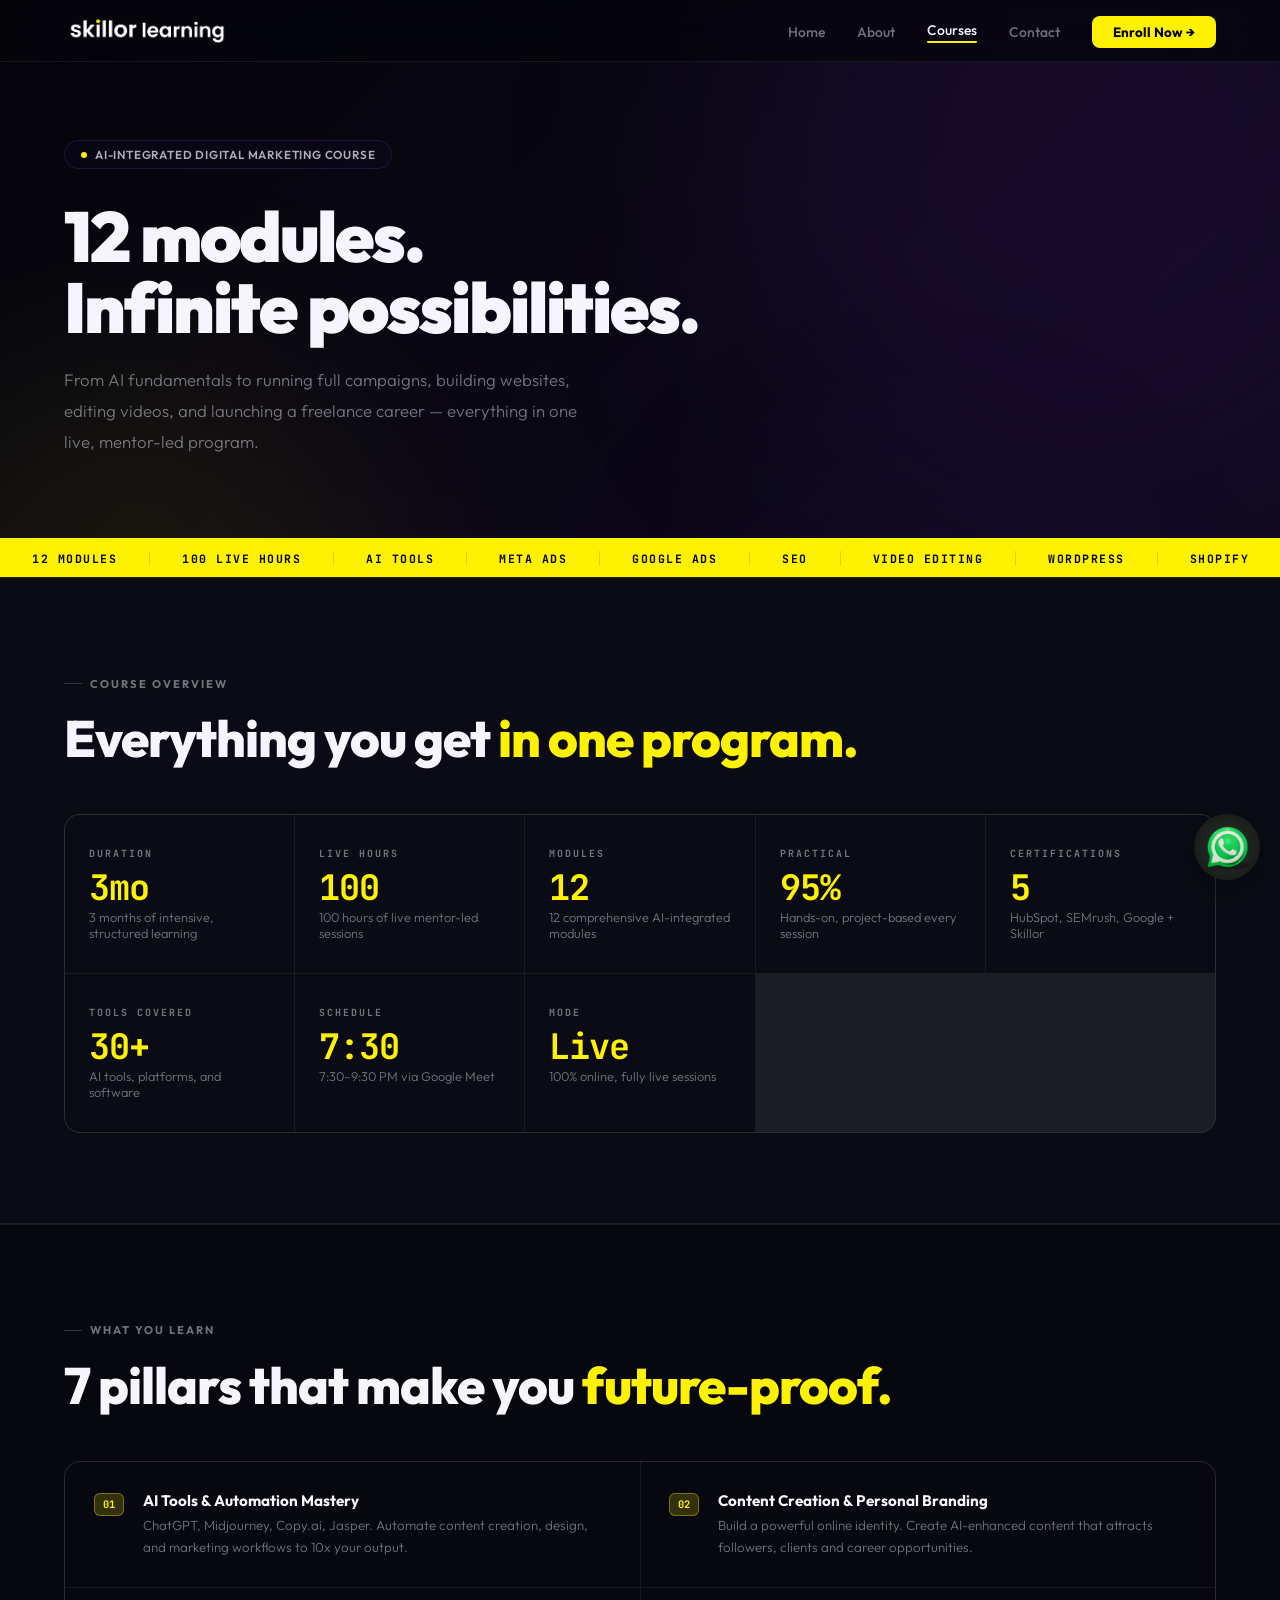
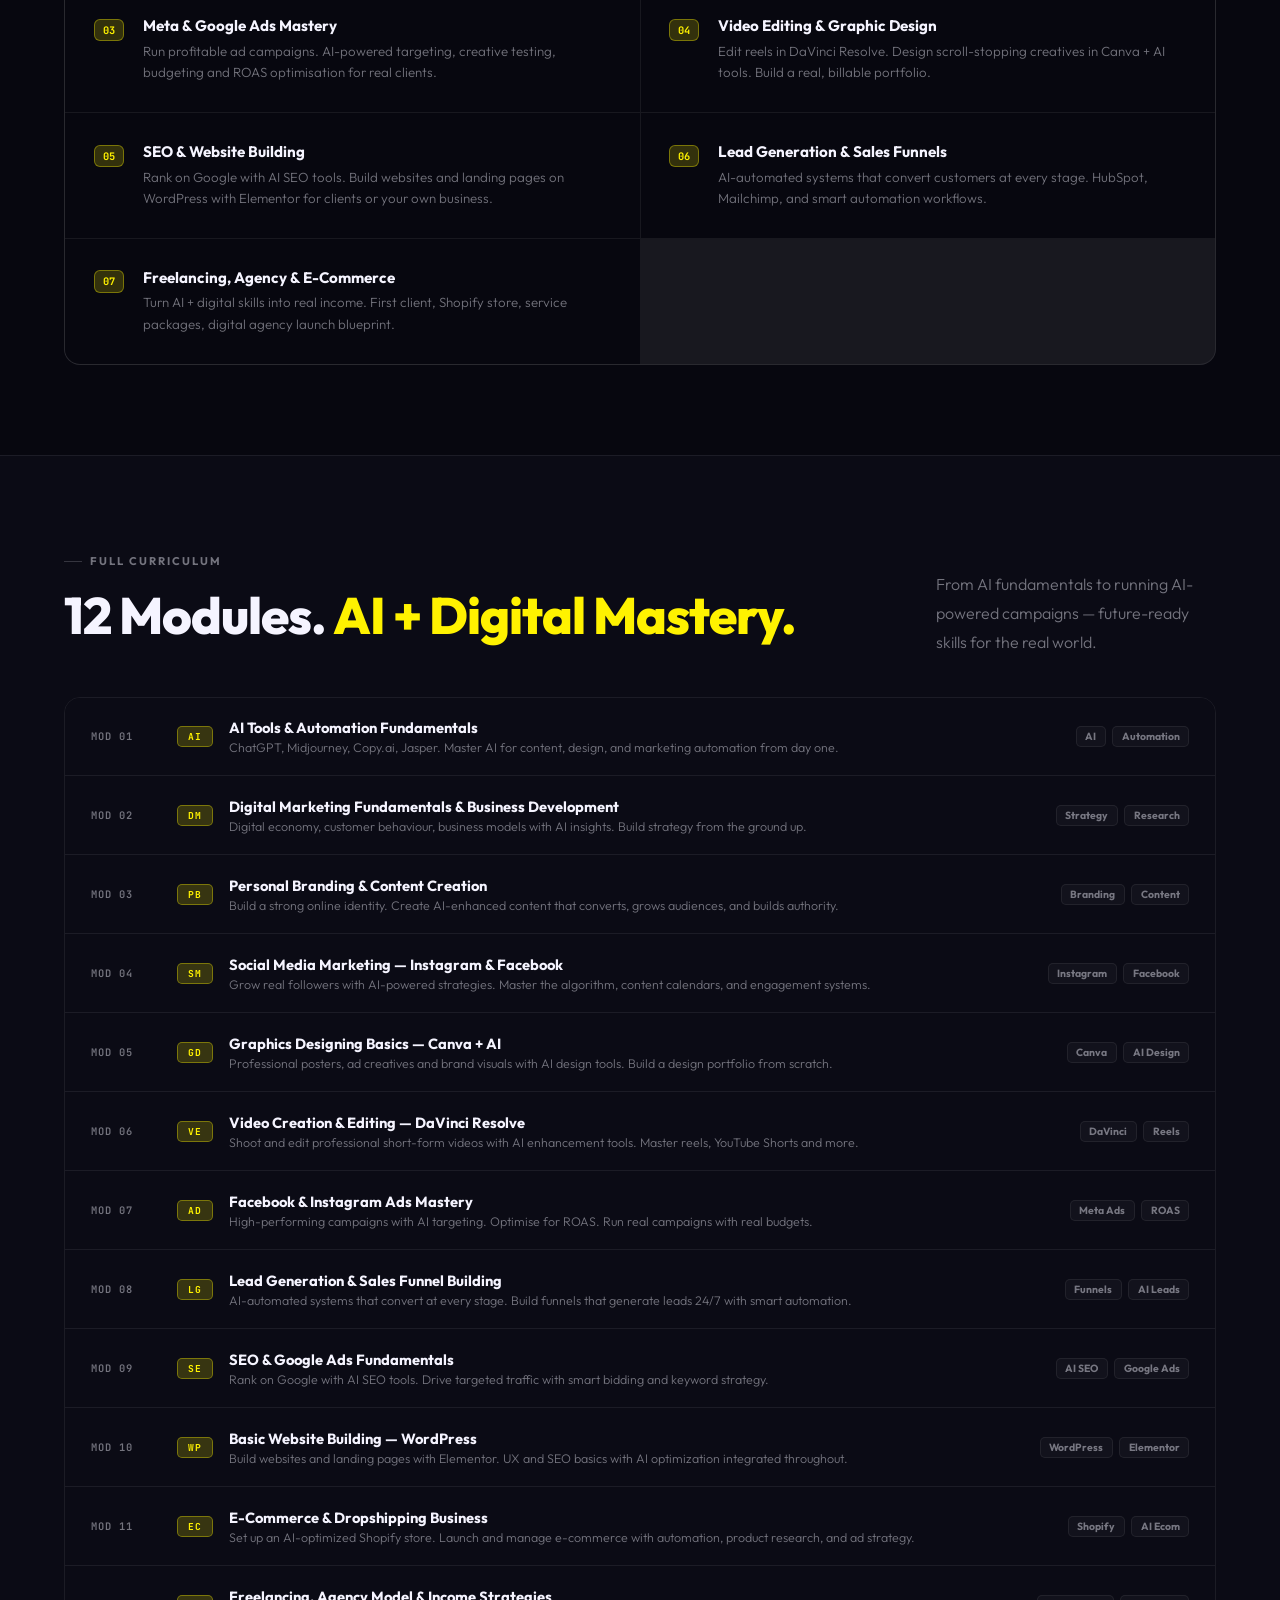
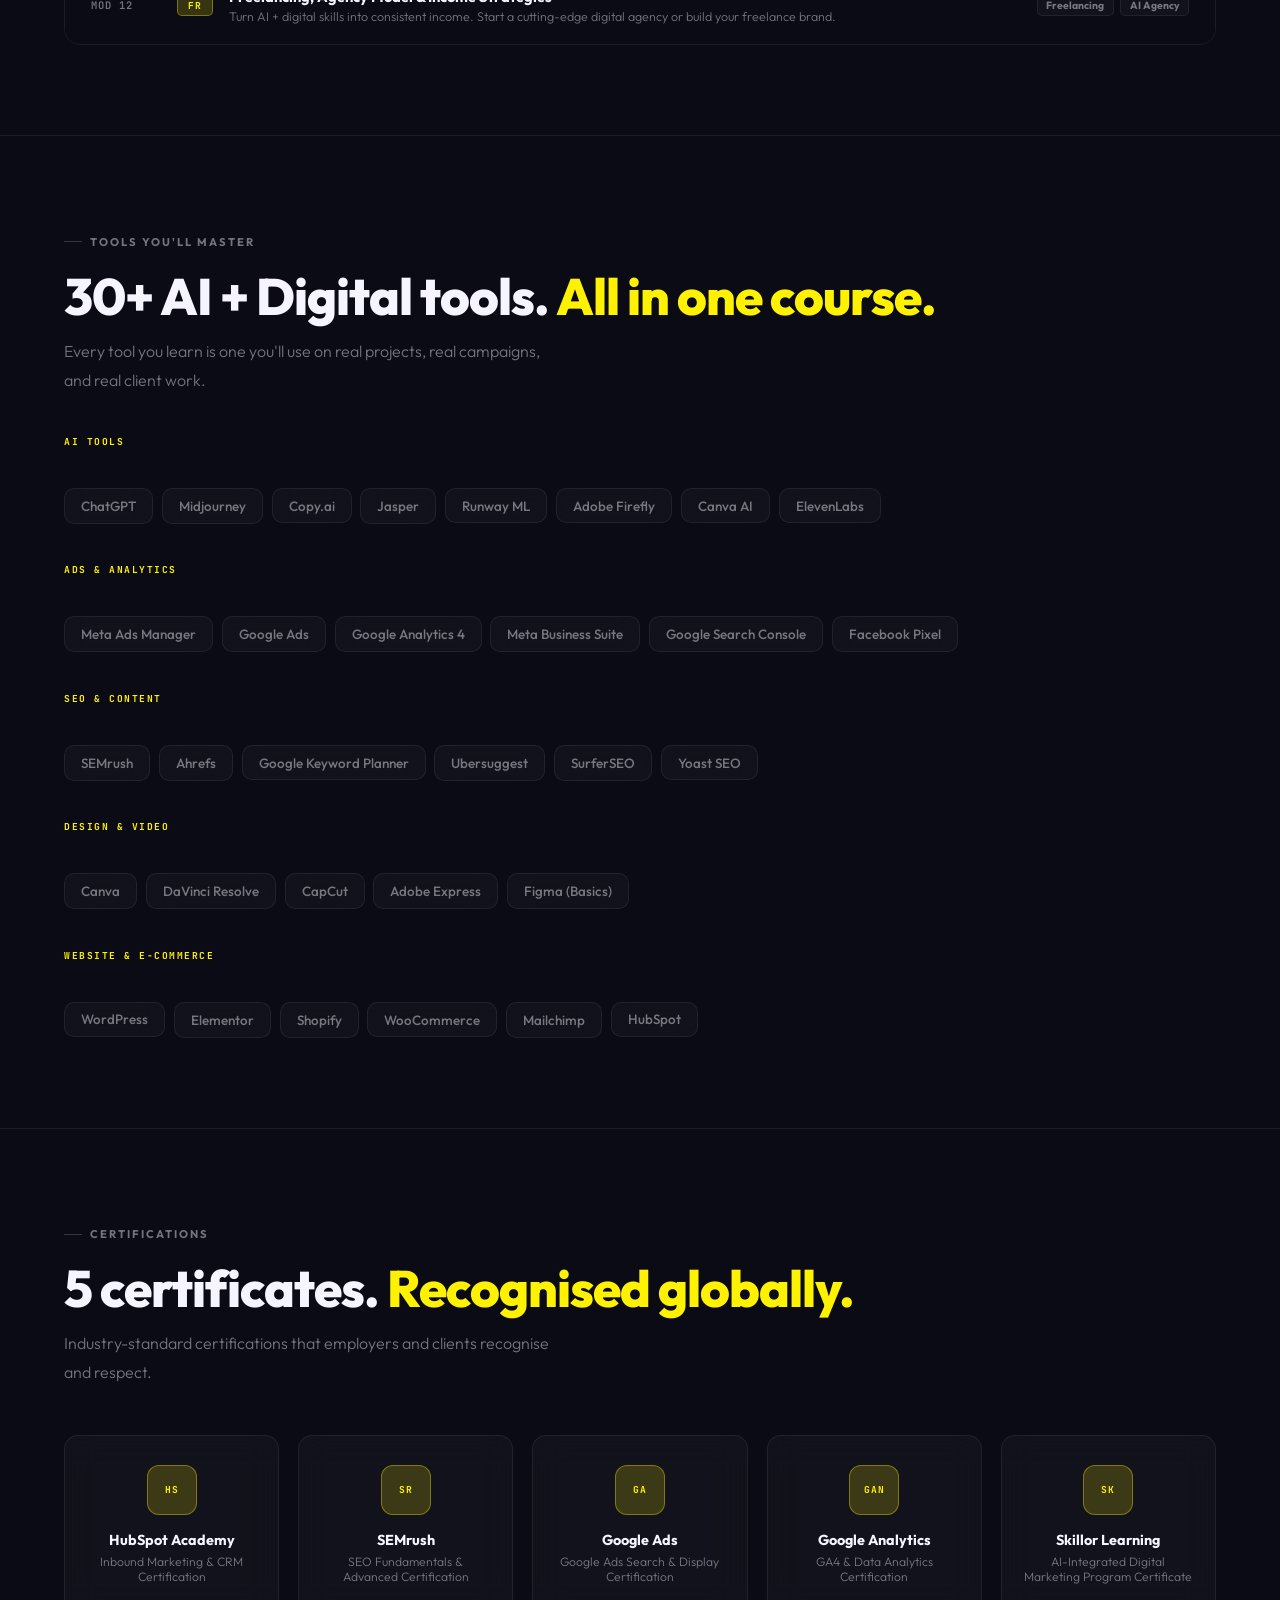
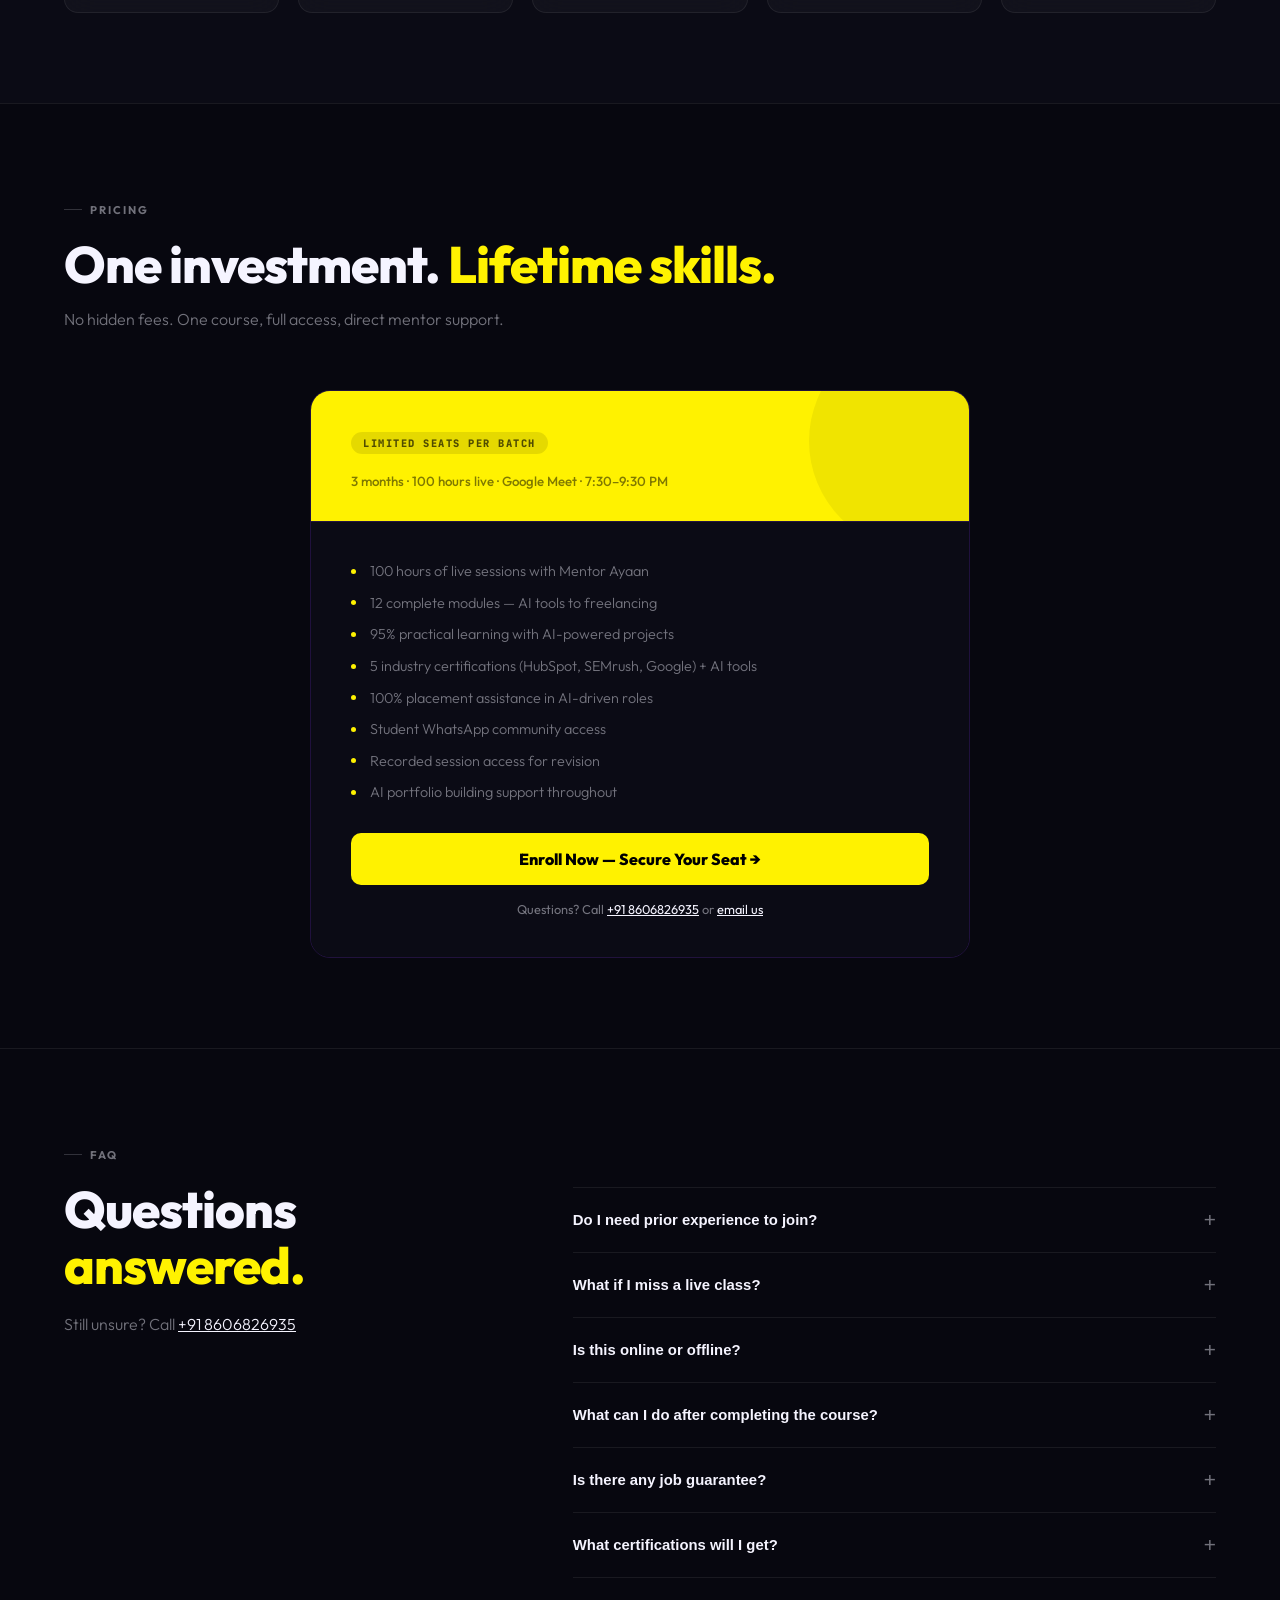
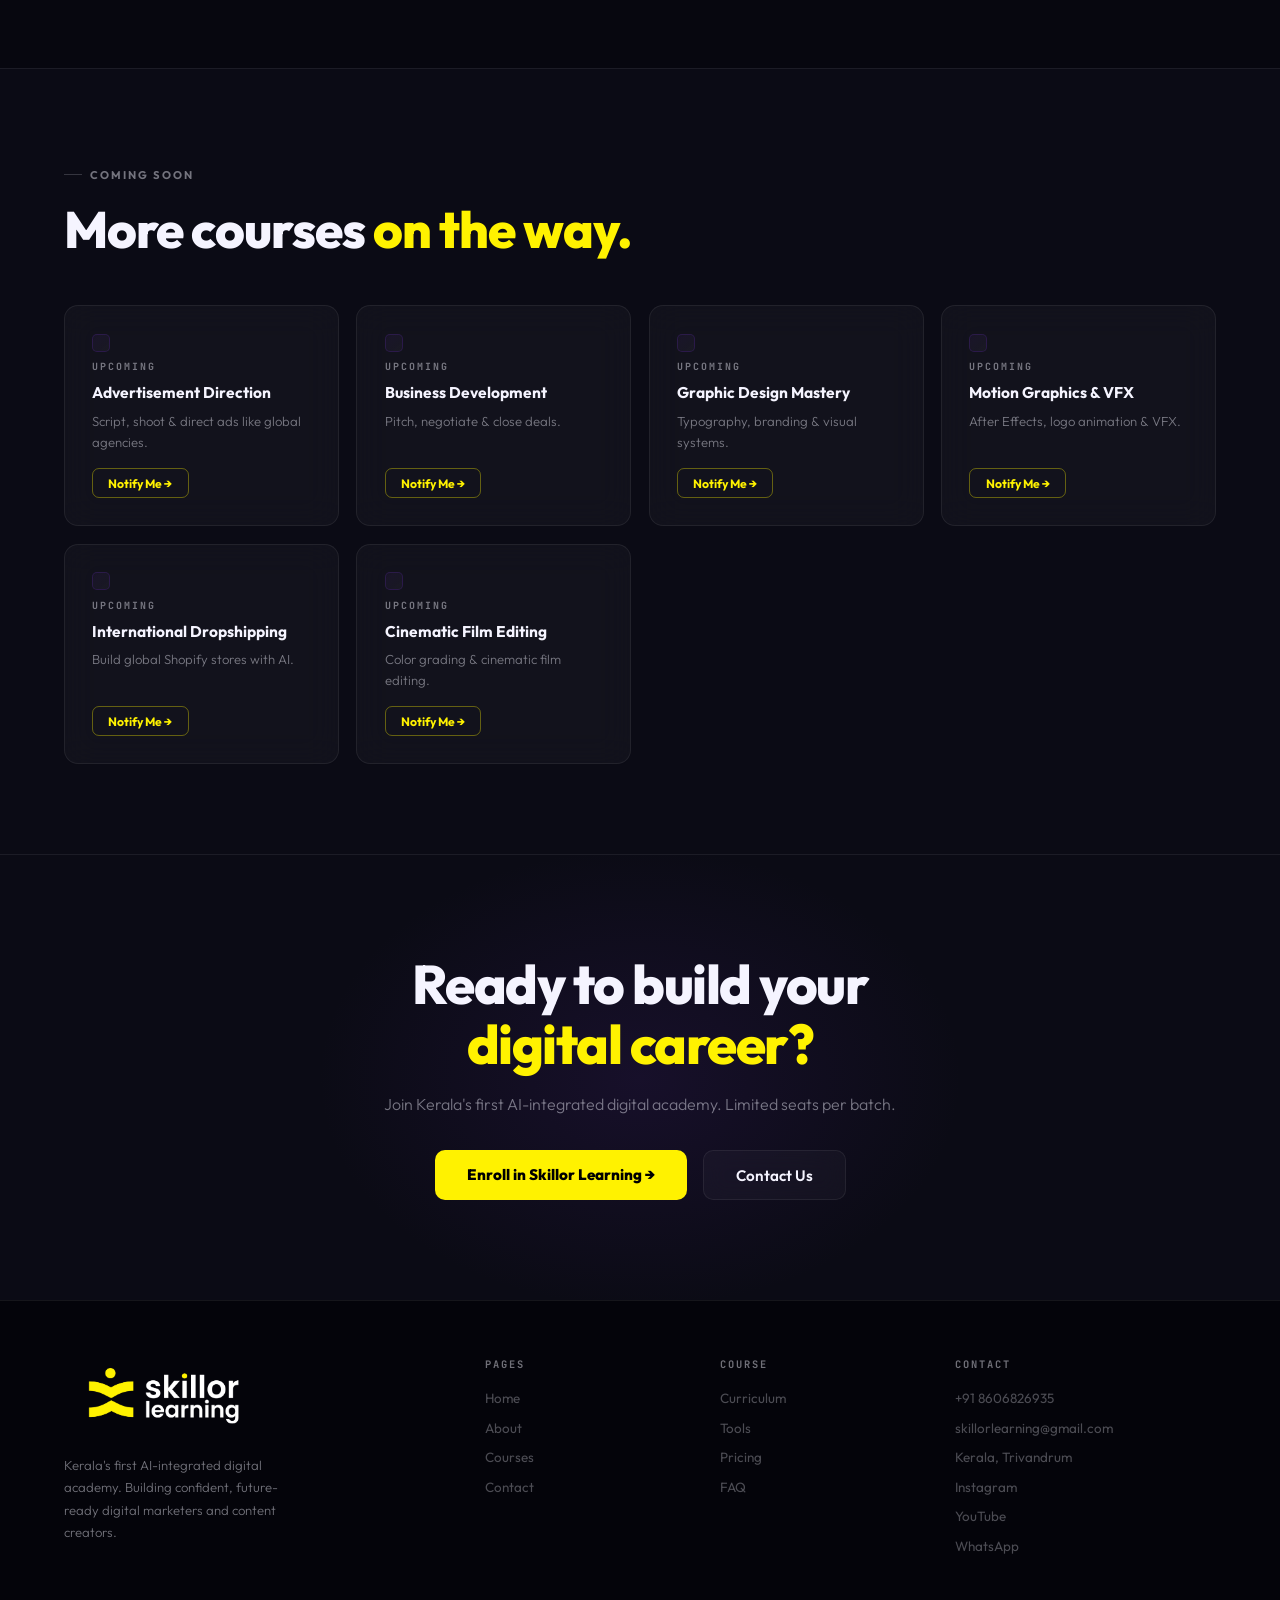
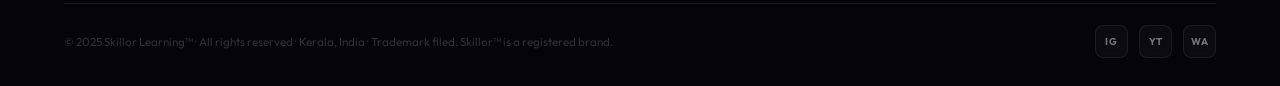
<file: courses.html>
<!DOCTYPE html>
<html lang="en">
<head>
  <meta charset="UTF-8"/>
  <meta name="viewport" content="width=device-width, initial-scale=1.0"/>
  <title>AI Digital Marketing Course Curriculum | Skillor Learning Kerala</title>
  <meta name="description" content="Explore Skillor Learning's full 12-module AI-integrated digital marketing curriculum. 100 live hours covering AI tools, Meta Ads, SEO, video editing, dropshipping, freelancing and more."/>
  <meta name="keywords" content="digital marketing course Kerala, AI marketing course curriculum, dropshipping course India, Skillor Learning modules, SEO course Kerala, Meta Ads course Kerala, freelancing course India"/>
  <meta name="robots" content="index, follow"/>
  <link rel="canonical" href="https://skillorlearning.com/courses.html"/>
  <link rel="icon" type="image/png" href="/favicon.png" sizes="48x48"/>
  <link rel="apple-touch-icon" href="/favicon.png"/>

  <meta property="og:type" content="website"/>
  <meta property="og:title" content="AI Digital Marketing Course Curriculum | Skillor Learning Kerala"/>
  <meta property="og:description" content="12 modules. 100 live hours. AI tools, Meta Ads, SEO, video editing, dropshipping, freelancing — all in one AI-powered curriculum."/>
  <meta property="og:url" content="https://skillorlearning.com/courses.html"/>
  <meta property="og:image" content="https://skillorlearning.com/Skillor-Logo-10.png"/>
  <meta property="og:site_name" content="Skillor Learning"/>
  <meta name="twitter:card" content="summary_large_image"/>
  <meta name="twitter:title" content="AI Digital Marketing Course Curriculum | Skillor Learning Kerala"/>
  <meta name="twitter:description" content="Full curriculum: 12 modules, 100 live hours, AI-integrated digital marketing training in Kerala."/>
  <meta name="twitter:image" content="https://skillorlearning.com/Skillor-Logo-10.png"/>

  <link href="https://fonts.googleapis.com/css2?family=Outfit:wght@300;400;500;600;700;800;900&family=JetBrains+Mono:wght@400;600&display=swap" rel="stylesheet"/>
  <link rel="stylesheet" href="style.css"/>

  <script type="application/ld+json">
  {
    "@context": "https://schema.org",
    "@type": "Course",
    "name": "AI-Integrated Digital Marketing Course",
    "description": "A 3-month live AI-integrated digital marketing program covering AI tools, content creation, Meta Ads, SEO, video editing, dropshipping, and freelancing. 100 live hours, 12 modules, 5 certifications.",
    "provider": {"@type":"Organization","name":"Skillor Learning","sameAs":"https://skillorlearning.com/"},
    "courseMode": "online",
    "duration": "P3M",
    "educationalLevel": "Beginner to Advanced",
    "offers": {
      "@type": "Offer",
      "price": "29999",
      "priceCurrency": "INR",
      "availability": "https://schema.org/LimitedAvailability"
    }
  }
  </script>
  <script type="application/ld+json">
  {
    "@context": "https://schema.org",
    "@type": "FAQPage",
    "mainEntity": [
      {"@type":"Question","name":"Do I need prior experience to join?","acceptedAnswer":{"@type":"Answer","text":"No experience is needed. The course is designed for complete beginners, college students, and freshers."}},
      {"@type":"Question","name":"What if I miss a live class?","acceptedAnswer":{"@type":"Answer","text":"All sessions are recorded and shared for revision."}},
      {"@type":"Question","name":"Is this online or offline?","acceptedAnswer":{"@type":"Answer","text":"The program is 100% online via Google Meet."}},
      {"@type":"Question","name":"What certifications will I get?","acceptedAnswer":{"@type":"Answer","text":"Students get certifications from HubSpot, SEMrush, Google Ads, Google Analytics, and Skillor Learning."}}
    ]
  }
  </script>

  <style>
    .courses-hero { min-height:55vh; padding:140px 5% 80px; display:flex; flex-direction:column; justify-content:center; position:relative; z-index:1; }
    .courses-hero h1 { font-size:clamp(2.4rem,5.5vw,5rem); font-weight:900; line-height:1.0; letter-spacing:-2px; margin-bottom:1.4rem; max-width:820px; }
    .courses-hero p { font-size:1.05rem; color:var(--muted); line-height:1.85; max-width:540px; font-weight:300; }

    .course-overview { background:var(--dark2); border-top:1px solid var(--border); border-bottom:1px solid var(--border); }
    .overview-grid { display:grid; grid-template-columns:repeat(auto-fill,minmax(200px,1fr)); gap:1px; background:var(--border); border:1px solid var(--border); border-radius:16px; overflow:hidden; margin-top:3rem; }
    .ov-card { background:var(--dark2); padding:2rem 1.5rem; transition:background 0.2s; }
    .ov-card:hover { background:var(--dark3); }
    .ov-label { font-family:'JetBrains Mono',monospace; font-size:0.62rem; font-weight:700; text-transform:uppercase; letter-spacing:2px; color:var(--muted); margin-bottom:0.6rem; }
    .ov-val { font-family:'JetBrains Mono',monospace; font-size:2.2rem; font-weight:700; color:var(--yellow); line-height:1; letter-spacing:-1px; margin-bottom:0.25rem; }
    .ov-desc { font-size:0.8rem; color:var(--muted); font-weight:300; }

    .pillars-section { background:var(--dark); border-top:1px solid var(--border); }

    .curriculum-section { background:var(--dark2); border-top:1px solid var(--border); }

    .tools-section { background:var(--dark); border-top:1px solid var(--border); }
    .tools-wrap { display:flex; flex-wrap:wrap; gap:0.55rem; margin-top:2.5rem; }
    .tool-pill { display:flex; align-items:center; gap:0.5rem; background:var(--glass); border:1px solid var(--border); backdrop-filter:blur(12px); border-radius:10px; padding:0.55rem 1rem; font-size:0.84rem; font-weight:500; color:var(--muted); transition:all 0.2s; }
    .tool-pill:hover { background:var(--purple-s); border-color:var(--border-p); color:var(--white); }
    .tool-cat { font-family:'JetBrains Mono',monospace; font-size:0.6rem; font-weight:700; text-transform:uppercase; letter-spacing:1.5px; color:var(--yellow); margin-top:2.5rem; margin-bottom:0.75rem; }

    .certs-section { background:var(--dark2); border-top:1px solid var(--border); }
    .certs-grid { display:grid; grid-template-columns:repeat(auto-fill,minmax(180px,1fr)); gap:1.2rem; margin-top:3rem; }
    .cert-card { background:var(--glass); border:1px solid var(--border); backdrop-filter:blur(16px); border-radius:14px; padding:1.8rem 1.4rem; text-align:center; transition:border-color 0.2s,transform 0.2s; }
    .cert-card:hover { border-color:var(--border-y); transform:translateY(-3px); }
    .cert-ico { width:50px; height:50px; border-radius:12px; background:var(--yellow-m); border:1px solid var(--border-y); margin:0 auto 1rem; display:flex; align-items:center; justify-content:center; font-family:'JetBrains Mono',monospace; font-size:0.6rem; font-weight:700; color:var(--yellow); letter-spacing:1px; }
    .cert-name { font-size:0.9rem; font-weight:700; margin-bottom:0.3rem; }
    .cert-desc { font-size:0.76rem; color:var(--muted); font-weight:300; }

    .pricing-section { background:var(--dark); border-top:1px solid var(--border); }

    .faq-section { background:var(--dark2); border-top:1px solid var(--border); }

    .upcoming-section { background:var(--dark); border-top:1px solid var(--border); }

    @media (max-width:600px) {
      .courses-hero { padding:100px 4.5% 60px; }
      .courses-hero h1 { font-size:clamp(2rem,10vw,2.6rem); letter-spacing:-1px; }
      .ov-card { padding:1.3rem 1rem; }
      .ov-val { font-size:1.75rem; }
    }
  </style>
</head>
<body>

<div class="blob blob-1"></div>
<div class="blob blob-2"></div>
<div class="blob blob-3"></div>

<!-- NAV -->
<nav>
  <a href="index.html" class="logo">
    <img src="Skillor-Logo-10.png" alt="Skillor Learning logo" style="height:40px;">
  </a>
  <ul class="nav-links">
    <li><a href="index.html">Home</a></li>
    <li><a href="about.html">About</a></li>
    <li><a href="courses.html" class="active">Courses</a></li>
    <li><a href="contact.html">Contact</a></li>
    <li><a href="#" class="nav-cta" onclick="openEnrollModal(); return false;">Enroll Now →</a></li>
  </ul>
  <button class="hamburger" onclick="toggleMenu()">☰</button>
</nav>

<!-- MOBILE MENU -->
<div class="mobile-menu" id="mobileMenu">
  <a href="index.html" onclick="toggleMenu()">Home</a>
  <a href="about.html" onclick="toggleMenu()">About</a>
  <a href="courses.html" onclick="toggleMenu()">Courses</a>
  <a href="contact.html" onclick="toggleMenu()">Contact</a>
  <a href="#" onclick="openEnrollModal(); toggleMenu(); return false;">Enroll Now →</a>
</div>

<!-- COURSES HERO -->
<section class="courses-hero">
  <div class="hero-pill">
    <div class="hero-pill-dot"></div>
    AI-Integrated Digital Marketing Course
  </div>
  <h1>
    12 modules.<br>
    <span class="y">Infinite possibilities.</span>
  </h1>
  <p>From AI fundamentals to running full campaigns, building websites, editing videos, and launching a freelance career — everything in one live, mentor-led program.</p>
</section>

<!-- TICKER -->
<div class="ticker">
  <div class="ticker-track">
    <span>12 Modules</span><span>100 Live Hours</span><span>AI Tools</span>
    <span>Meta Ads</span><span>Google Ads</span><span>SEO</span>
    <span>Video Editing</span><span>WordPress</span><span>Shopify</span>
    <span>Freelancing</span><span>5 Certifications</span><span>3 Months</span>
    <span>12 Modules</span><span>100 Live Hours</span><span>AI Tools</span>
    <span>Meta Ads</span><span>Google Ads</span><span>SEO</span>
    <span>Video Editing</span><span>WordPress</span><span>Shopify</span>
    <span>Freelancing</span><span>5 Certifications</span><span>3 Months</span>
  </div>
</div>

<!-- COURSE OVERVIEW STATS -->
<section class="course-overview">
  <div class="stag">Course Overview</div>
  <h2 class="sh">Everything you get <span class="y">in one program.</span></h2>
  <div class="overview-grid">
    <div class="ov-card"><div class="ov-label">Duration</div><div class="ov-val">3mo</div><div class="ov-desc">3 months of intensive, structured learning</div></div>
    <div class="ov-card"><div class="ov-label">Live Hours</div><div class="ov-val">100</div><div class="ov-desc">100 hours of live mentor-led sessions</div></div>
    <div class="ov-card"><div class="ov-label">Modules</div><div class="ov-val">12</div><div class="ov-desc">12 comprehensive AI-integrated modules</div></div>
    <div class="ov-card"><div class="ov-label">Practical</div><div class="ov-val">95%</div><div class="ov-desc">Hands-on, project-based every session</div></div>
    <div class="ov-card"><div class="ov-label">Certifications</div><div class="ov-val">5</div><div class="ov-desc">HubSpot, SEMrush, Google + Skillor</div></div>
    <div class="ov-card"><div class="ov-label">Tools Covered</div><div class="ov-val">30+</div><div class="ov-desc">AI tools, platforms, and software</div></div>
    <div class="ov-card"><div class="ov-label">Schedule</div><div class="ov-val">7:30</div><div class="ov-desc">7:30–9:30 PM via Google Meet</div></div>
    <div class="ov-card"><div class="ov-label">Mode</div><div class="ov-val">Live</div><div class="ov-desc">100% online, fully live sessions</div></div>
  </div>
</section>

<!-- 7 PILLARS -->
<section class="pillars-section">
  <div class="stag">What You Learn</div>
  <h2 class="sh">7 pillars that make you <span class="y">future-proof.</span></h2>
  <div class="learn-grid">
    <div class="learn-card"><span class="learn-num">01</span><div class="learn-text"><h4>AI Tools &amp; Automation Mastery</h4><p>ChatGPT, Midjourney, Copy.ai, Jasper. Automate content creation, design, and marketing workflows to 10x your output.</p></div></div>
    <div class="learn-card"><span class="learn-num">02</span><div class="learn-text"><h4>Content Creation &amp; Personal Branding</h4><p>Build a powerful online identity. Create AI-enhanced content that attracts followers, clients and career opportunities.</p></div></div>
    <div class="learn-card"><span class="learn-num">03</span><div class="learn-text"><h4>Meta &amp; Google Ads Mastery</h4><p>Run profitable ad campaigns. AI-powered targeting, creative testing, budgeting and ROAS optimisation for real clients.</p></div></div>
    <div class="learn-card"><span class="learn-num">04</span><div class="learn-text"><h4>Video Editing &amp; Graphic Design</h4><p>Edit reels in DaVinci Resolve. Design scroll-stopping creatives in Canva + AI tools. Build a real, billable portfolio.</p></div></div>
    <div class="learn-card"><span class="learn-num">05</span><div class="learn-text"><h4>SEO &amp; Website Building</h4><p>Rank on Google with AI SEO tools. Build websites and landing pages on WordPress with Elementor for clients or your own business.</p></div></div>
    <div class="learn-card"><span class="learn-num">06</span><div class="learn-text"><h4>Lead Generation &amp; Sales Funnels</h4><p>AI-automated systems that convert customers at every stage. HubSpot, Mailchimp, and smart automation workflows.</p></div></div>
    <div class="learn-card"><span class="learn-num">07</span><div class="learn-text"><h4>Freelancing, Agency &amp; E-Commerce</h4><p>Turn AI + digital skills into real income. First client, Shopify store, service packages, digital agency launch blueprint.</p></div></div>
  </div>
</section>

<!-- FULL CURRICULUM -->
<section class="curriculum-section" id="curriculum">
  <div class="mod-head">
    <div>
      <div class="stag">Full Curriculum</div>
      <h2 class="sh">12 Modules. <span class="y">AI + Digital Mastery.</span></h2>
    </div>
    <p class="ssub" style="max-width:280px;">From AI fundamentals to running AI-powered campaigns — future-ready skills for the real world.</p>
  </div>
  <div class="mod-list">
    <div class="mod-row"><span class="mod-n">MOD 01</span><span class="mod-ico">AI</span><div class="mod-info"><h4>AI Tools &amp; Automation Fundamentals</h4><p>ChatGPT, Midjourney, Copy.ai, Jasper. Master AI for content, design, and marketing automation from day one.</p></div><div class="mod-tags"><span class="mod-tag">AI</span><span class="mod-tag">Automation</span></div></div>
    <div class="mod-row"><span class="mod-n">MOD 02</span><span class="mod-ico">DM</span><div class="mod-info"><h4>Digital Marketing Fundamentals &amp; Business Development</h4><p>Digital economy, customer behaviour, business models with AI insights. Build strategy from the ground up.</p></div><div class="mod-tags"><span class="mod-tag">Strategy</span><span class="mod-tag">Research</span></div></div>
    <div class="mod-row"><span class="mod-n">MOD 03</span><span class="mod-ico">PB</span><div class="mod-info"><h4>Personal Branding &amp; Content Creation</h4><p>Build a strong online identity. Create AI-enhanced content that converts, grows audiences, and builds authority.</p></div><div class="mod-tags"><span class="mod-tag">Branding</span><span class="mod-tag">Content</span></div></div>
    <div class="mod-row"><span class="mod-n">MOD 04</span><span class="mod-ico">SM</span><div class="mod-info"><h4>Social Media Marketing — Instagram &amp; Facebook</h4><p>Grow real followers with AI-powered strategies. Master the algorithm, content calendars, and engagement systems.</p></div><div class="mod-tags"><span class="mod-tag">Instagram</span><span class="mod-tag">Facebook</span></div></div>
    <div class="mod-row"><span class="mod-n">MOD 05</span><span class="mod-ico">GD</span><div class="mod-info"><h4>Graphics Designing Basics — Canva + AI</h4><p>Professional posters, ad creatives and brand visuals with AI design tools. Build a design portfolio from scratch.</p></div><div class="mod-tags"><span class="mod-tag">Canva</span><span class="mod-tag">AI Design</span></div></div>
    <div class="mod-row"><span class="mod-n">MOD 06</span><span class="mod-ico">VE</span><div class="mod-info"><h4>Video Creation &amp; Editing — DaVinci Resolve</h4><p>Shoot and edit professional short-form videos with AI enhancement tools. Master reels, YouTube Shorts and more.</p></div><div class="mod-tags"><span class="mod-tag">DaVinci</span><span class="mod-tag">Reels</span></div></div>
    <div class="mod-row"><span class="mod-n">MOD 07</span><span class="mod-ico">AD</span><div class="mod-info"><h4>Facebook &amp; Instagram Ads Mastery</h4><p>High-performing campaigns with AI targeting. Optimise for ROAS. Run real campaigns with real budgets.</p></div><div class="mod-tags"><span class="mod-tag">Meta Ads</span><span class="mod-tag">ROAS</span></div></div>
    <div class="mod-row"><span class="mod-n">MOD 08</span><span class="mod-ico">LG</span><div class="mod-info"><h4>Lead Generation &amp; Sales Funnel Building</h4><p>AI-automated systems that convert at every stage. Build funnels that generate leads 24/7 with smart automation.</p></div><div class="mod-tags"><span class="mod-tag">Funnels</span><span class="mod-tag">AI Leads</span></div></div>
    <div class="mod-row"><span class="mod-n">MOD 09</span><span class="mod-ico">SE</span><div class="mod-info"><h4>SEO &amp; Google Ads Fundamentals</h4><p>Rank on Google with AI SEO tools. Drive targeted traffic with smart bidding and keyword strategy.</p></div><div class="mod-tags"><span class="mod-tag">AI SEO</span><span class="mod-tag">Google Ads</span></div></div>
    <div class="mod-row"><span class="mod-n">MOD 10</span><span class="mod-ico">WP</span><div class="mod-info"><h4>Basic Website Building — WordPress</h4><p>Build websites and landing pages with Elementor. UX and SEO basics with AI optimization integrated throughout.</p></div><div class="mod-tags"><span class="mod-tag">WordPress</span><span class="mod-tag">Elementor</span></div></div>
    <div class="mod-row"><span class="mod-n">MOD 11</span><span class="mod-ico">EC</span><div class="mod-info"><h4>E-Commerce &amp; Dropshipping Business</h4><p>Set up an AI-optimized Shopify store. Launch and manage e-commerce with automation, product research, and ad strategy.</p></div><div class="mod-tags"><span class="mod-tag">Shopify</span><span class="mod-tag">AI Ecom</span></div></div>
    <div class="mod-row"><span class="mod-n">MOD 12</span><span class="mod-ico">FR</span><div class="mod-info"><h4>Freelancing, Agency Model &amp; Income Strategies</h4><p>Turn AI + digital skills into consistent income. Start a cutting-edge digital agency or build your freelance brand.</p></div><div class="mod-tags"><span class="mod-tag">Freelancing</span><span class="mod-tag">AI Agency</span></div></div>
  </div>
</section>

<!-- TOOLS -->
<section class="tools-section" id="tools">
  <div class="stag">Tools You'll Master</div>
  <h2 class="sh">30+ AI + Digital tools. <span class="y">All in one course.</span></h2>
  <p class="ssub">Every tool you learn is one you'll use on real projects, real campaigns, and real client work.</p>

  <div class="tool-cat">AI Tools</div>
  <div class="tools-wrap">
    <div class="tool-pill">ChatGPT</div>
    <div class="tool-pill">Midjourney</div>
    <div class="tool-pill">Copy.ai</div>
    <div class="tool-pill">Jasper</div>
    <div class="tool-pill">Runway ML</div>
    <div class="tool-pill">Adobe Firefly</div>
    <div class="tool-pill">Canva AI</div>
    <div class="tool-pill">ElevenLabs</div>
  </div>

  <div class="tool-cat">Ads &amp; Analytics</div>
  <div class="tools-wrap">
    <div class="tool-pill">Meta Ads Manager</div>
    <div class="tool-pill">Google Ads</div>
    <div class="tool-pill">Google Analytics 4</div>
    <div class="tool-pill">Meta Business Suite</div>
    <div class="tool-pill">Google Search Console</div>
    <div class="tool-pill">Facebook Pixel</div>
  </div>

  <div class="tool-cat">SEO &amp; Content</div>
  <div class="tools-wrap">
    <div class="tool-pill">SEMrush</div>
    <div class="tool-pill">Ahrefs</div>
    <div class="tool-pill">Google Keyword Planner</div>
    <div class="tool-pill">Ubersuggest</div>
    <div class="tool-pill">SurferSEO</div>
    <div class="tool-pill">Yoast SEO</div>
  </div>

  <div class="tool-cat">Design &amp; Video</div>
  <div class="tools-wrap">
    <div class="tool-pill">Canva</div>
    <div class="tool-pill">DaVinci Resolve</div>
    <div class="tool-pill">CapCut</div>
    <div class="tool-pill">Adobe Express</div>
    <div class="tool-pill">Figma (Basics)</div>
  </div>

  <div class="tool-cat">Website &amp; E-Commerce</div>
  <div class="tools-wrap">
    <div class="tool-pill">WordPress</div>
    <div class="tool-pill">Elementor</div>
    <div class="tool-pill">Shopify</div>
    <div class="tool-pill">WooCommerce</div>
    <div class="tool-pill">Mailchimp</div>
    <div class="tool-pill">HubSpot</div>
  </div>
</section>

<!-- CERTIFICATIONS -->
<section class="certs-section">
  <div class="stag">Certifications</div>
  <h2 class="sh">5 certificates. <span class="y">Recognised globally.</span></h2>
  <p class="ssub">Industry-standard certifications that employers and clients recognise and respect.</p>
  <div class="certs-grid">
    <div class="cert-card"><div class="cert-ico">HS</div><div class="cert-name">HubSpot Academy</div><div class="cert-desc">Inbound Marketing &amp; CRM Certification</div></div>
    <div class="cert-card"><div class="cert-ico">SR</div><div class="cert-name">SEMrush</div><div class="cert-desc">SEO Fundamentals &amp; Advanced Certification</div></div>
    <div class="cert-card"><div class="cert-ico">GA</div><div class="cert-name">Google Ads</div><div class="cert-desc">Google Ads Search &amp; Display Certification</div></div>
    <div class="cert-card"><div class="cert-ico">GAN</div><div class="cert-name">Google Analytics</div><div class="cert-desc">GA4 &amp; Data Analytics Certification</div></div>
    <div class="cert-card"><div class="cert-ico">SK</div><div class="cert-name">Skillor Learning</div><div class="cert-desc">AI-Integrated Digital Marketing Program Certificate</div></div>
  </div>
</section>

<!-- PRICING -->
<section class="pricing-section" id="pricing">
  <div class="stag">Pricing</div>
  <h2 class="sh">One investment. <span class="y">Lifetime skills.</span></h2>
  <p class="ssub">No hidden fees. One course, full access, direct mentor support.</p>
  <div class="pricing-wrap">
    <div class="pricing-card">
      <div class="pricing-top">
        <div class="p-badge">Limited Seats Per Batch</div>
        <!-- Price removed as requested -->
        <p class="p-note">3 months · 100 hours live · Google Meet · 7:30–9:30 PM</p>
      </div>
      <div class="pricing-bot">
        <div class="p-feats">
          <div class="p-feat"><div class="p-dot"></div>100 hours of live sessions with Mentor Ayaan</div>
          <div class="p-feat"><div class="p-dot"></div>12 complete modules — AI tools to freelancing</div>
          <div class="p-feat"><div class="p-dot"></div>95% practical learning with AI-powered projects</div>
          <div class="p-feat"><div class="p-dot"></div>5 industry certifications (HubSpot, SEMrush, Google) + AI tools</div>
          <div class="p-feat"><div class="p-dot"></div>100% placement assistance in AI-driven roles</div>
          <div class="p-feat"><div class="p-dot"></div>Student WhatsApp community access</div>
          <div class="p-feat"><div class="p-dot"></div>Recorded session access for revision</div>
          <div class="p-feat"><div class="p-dot"></div>AI portfolio building support throughout</div>
        </div>
        <a href="#" onclick="openEnrollModal(); return false;" class="enroll-btn">Enroll Now — Secure Your Seat →</a>
        <p class="p-contact">Questions? Call <a href="tel:+918606826935">+91 8606826935</a> or <a href="mailto:skillorlearning@gmail.com">email us</a></p>
      </div>
    </div>
  </div>
</section>

<!-- FAQ -->
<section class="faq-section" id="faq">
  <div class="faq-lay">
    <div class="faq-left">
      <div class="stag">FAQ</div>
      <h2 class="sh">Questions<br><span class="y">answered.</span></h2>
      <p class="ssub" style="margin-top:1rem;">Still unsure? Call <a href="tel:+918606826935" style="color:var(--white)">+91 8606826935</a></p>
    </div>
    <div class="faq-list">
      <div class="faq-item">
        <button class="faq-btn" onclick="toggleFaq(this)"><span class="faq-q">Do I need prior experience to join?</span><span class="faq-ico">+</span></button>
        <div class="faq-ans"><p>No experience needed. The course is designed for complete beginners — college students, freshers, anyone starting from zero. Ayaan explains everything from the basics up.</p></div>
      </div>
      <div class="faq-item">
        <button class="faq-btn" onclick="toggleFaq(this)"><span class="faq-q">What if I miss a live class?</span><span class="faq-ico">+</span></button>
        <div class="faq-ans"><p>All sessions are recorded and shared. You can revise any class at any time. Live attendance is strongly recommended because Ayaan gives real-time feedback on your work.</p></div>
      </div>
      <div class="faq-item">
        <button class="faq-btn" onclick="toggleFaq(this)"><span class="faq-q">Is this online or offline?</span><span class="faq-ico">+</span></button>
        <div class="faq-ans"><p>100% online via Google Meet. Classes run 7:30 PM to 9:30 PM — attend from anywhere in Kerala or anywhere in India without relocating.</p></div>
      </div>
      <div class="faq-item">
        <button class="faq-btn" onclick="toggleFaq(this)"><span class="faq-q">What can I do after completing the course?</span><span class="faq-ico">+</span></button>
        <div class="faq-ans"><p>Get an AI-powered digital marketing job (₹25,000–₹60,000/month), start freelancing with AI tools, build and monetise your personal brand, manage your own business marketing, or start a cutting-edge digital marketing agency.</p></div>
      </div>
      <div class="faq-item">
        <button class="faq-btn" onclick="toggleFaq(this)"><span class="faq-q">Is there any job guarantee?</span><span class="faq-ico">+</span></button>
        <div class="faq-ans"><p>We provide 100% placement assistance — Ayaan personally helps every student with their first job or freelance client. We give you the skills and support to get there yourself.</p></div>
      </div>
      <div class="faq-item">
        <button class="faq-btn" onclick="toggleFaq(this)"><span class="faq-q">What certifications will I get?</span><span class="faq-ico">+</span></button>
        <div class="faq-ans"><p>5 certificates: HubSpot Academy, SEMrush, Google Ads, Google Analytics, and Skillor Learning Certificate — plus practical AI tools mastery recognised by modern employers.</p></div>
      </div>
    </div>
  </div>
</section>

<!-- UPCOMING COURSES -->
<section class="upcoming-section" id="upcoming">
  <div class="stag">Coming Soon</div>
  <h2 class="sh">More courses <span class="y">on the way.</span></h2>
  <div class="up-grid">
    <div class="up-card"><div class="up-ico"></div><div class="up-st">Upcoming</div><h4>Advertisement Direction</h4><p>Script, shoot &amp; direct ads like global agencies.</p><button class="notify-btn" onclick="notifyMe('Advertisement Direction')">Notify Me →</button></div>
    <div class="up-card"><div class="up-ico"></div><div class="up-st">Upcoming</div><h4>Business Development</h4><p>Pitch, negotiate &amp; close deals.</p><button class="notify-btn" onclick="notifyMe('Business Development')">Notify Me →</button></div>
    <div class="up-card"><div class="up-ico"></div><div class="up-st">Upcoming</div><h4>Graphic Design Mastery</h4><p>Typography, branding &amp; visual systems.</p><button class="notify-btn" onclick="notifyMe('Graphic Design Mastery')">Notify Me →</button></div>
    <div class="up-card"><div class="up-ico"></div><div class="up-st">Upcoming</div><h4>Motion Graphics &amp; VFX</h4><p>After Effects, logo animation &amp; VFX.</p><button class="notify-btn" onclick="notifyMe('Motion Graphics & VFX')">Notify Me →</button></div>
    <div class="up-card"><div class="up-ico"></div><div class="up-st">Upcoming</div><h4>International Dropshipping</h4><p>Build global Shopify stores with AI.</p><button class="notify-btn" onclick="notifyMe('International Dropshipping')">Notify Me →</button></div>
    <div class="up-card"><div class="up-ico"></div><div class="up-st">Upcoming</div><h4>Cinematic Film Editing</h4><p>Color grading &amp; cinematic film editing.</p><button class="notify-btn" onclick="notifyMe('Cinematic Film Editing')">Notify Me →</button></div>
  </div>
</section>

<!-- CTA -->
<div class="cta-sec">
  <div class="cta-inner">
    <h2>Ready to build your<br><span style="color:var(--yellow)">digital career?</span></h2>
    <p>Join Kerala's first AI-integrated digital academy. Limited seats per batch.</p>
    <div class="cta-btns">
      <a href="#" onclick="openEnrollModal(); return false;" class="btn-y">Enroll in Skillor Learning →</a>
      <a href="contact.html" class="btn-glass">Contact Us</a>
    </div>
  </div>
</div>

<!-- FOOTER -->
<footer>
  <div class="foot-grid">
    <div class="foot-brand">
      <div class="foot-logo"><img src="Skillor-Logo-06.png" alt="Skillor Learning — Kerala's first AI-integrated digital academy" style="height:85px;"></div>
      <p>Kerala's first AI-integrated digital academy. Building confident, future-ready digital marketers and content creators.</p>
    </div>
    <div class="foot-col">
      <h5>Pages</h5>
      <ul>
        <li><a href="index.html">Home</a></li>
        <li><a href="about.html">About</a></li>
        <li><a href="courses.html">Courses</a></li>
        <li><a href="contact.html">Contact</a></li>
      </ul>
    </div>
    <div class="foot-col">
      <h5>Course</h5>
      <ul>
        <li><a href="courses.html#curriculum">Curriculum</a></li>
        <li><a href="courses.html#tools">Tools</a></li>
        <li><a href="courses.html#pricing">Pricing</a></li>
        <li><a href="courses.html#faq">FAQ</a></li>
      </ul>
    </div>
    <div class="foot-col">
      <h5>Contact</h5>
      <ul>
        <li><a href="tel:+918606826935">+91 8606826935</a></li>
        <li><a href="mailto:skillorlearning@gmail.com">skillorlearning@gmail.com</a></li>
        <li><a href="contact.html">Kerala, Trivandrum</a></li>
        <li><a href="https://www.instagram.com/skillorlearning" target="_blank" rel="noopener noreferrer">Instagram</a></li>
        <li><a href="https://youtube.com/@ayaanskillor" target="_blank" rel="noopener noreferrer">YouTube</a></li>
        <li><a href="https://wa.me/+918606826935" target="_blank" rel="noopener noreferrer">WhatsApp</a></li>
      </ul>
    </div>
  </div>
  <div class="foot-btm">
    <p>© 2025 Skillor Learning™ · All rights reserved · Kerala, India · Trademark filed. Skillor™ is a registered brand.</p>
    <div class="foot-socials">
      <a href="https://www.instagram.com/skillorlearning" target="_blank" rel="noopener noreferrer" aria-label="Skillor Learning on Instagram">IG</a>
      <a href="https://youtube.com/@ayaanskillor" target="_blank" rel="noopener noreferrer" aria-label="Skillor Learning on YouTube">YT</a>
      <a href="https://wa.me/+918606826935?text=Hi%2C%20I%20want%20to%20enroll%20in%20your%20course" target="_blank" rel="noopener noreferrer" aria-label="Chat with Skillor on WhatsApp">WA</a>
    </div>
  </div>
</footer>

<!-- FLOATING WHATSAPP -->
<div class="whatsapp-float">
  <a href="https://wa.me/+918606826935?text=Hi%2C%20I%20want%20to%20enroll%20in%20your%20course" target="_blank" rel="noopener noreferrer" aria-label="Chat with Skillor Learning on WhatsApp">
    <img src="whatsap icon.jpg" alt="WhatsApp icon" loading="lazy">
  </a>
</div>

<!-- ENROLLMENT MODAL -->
<div id="enrollModal" class="modal">
  <div class="modal-content">
    <div class="modal-header">
      <h2 id="popupTitle">Enroll in AI-Integrated Digital Marketing Course</h2>
      <span class="close" onclick="closeEnrollModal()">&times;</span>
    </div>
    <div class="modal-body">
      <div id="enrollView">
        <form id="enrollForm" onsubmit="submitEnrollForm(event)">
          <div class="form-group"><label for="name">Full Name *</label><input type="text" id="name" name="fullName" placeholder="Full Name" required></div>
          <div class="form-group"><label for="email">Email Address *</label><input type="email" id="email" name="email" placeholder="Email Address" required></div>
          <div class="form-group"><label for="phone">Phone Number *</label><input type="tel" id="phone" name="phone" placeholder="Phone Number" required></div>
          <div class="form-group"><label for="experience">Experience Level</label><select id="experience" name="experience"><option value="">Select Experience</option><option value="Beginner">Beginner</option><option value="Intermediate">Intermediate</option><option value="Advanced">Advanced</option></select></div>
          <div class="form-group"><label for="goals">What are your goals? (Optional)</label><textarea id="goals" name="goals" rows="3" placeholder="e.g., Start freelancing, get a job, build my brand..."></textarea></div>
          <button type="submit" class="submit-btn">Submit &amp; Get Course Details →</button>
          <p id="successMsg" style="display:none; color:#a7ffcf; margin-top:10px; text-align:center;">Successfully submitted.</p>
          <p class="form-note">* Required fields. We'll contact you within 24 hours with enrollment instructions.</p>
        </form>
      </div>
      <div id="notifyView" class="notify-view" style="display:none;">
        <p class="notify-message">Join our WhatsApp community to get updates on this course.</p>
        <a id="joinCommunityBtn" class="submit-btn notify-join-btn" href="https://chat.whatsapp.com/Gpl7ivEduUSLgckb1aHgBe" target="_blank" rel="noopener">Join Community</a>
        <p class="form-note">Course updates, launch dates, and announcements are shared in the community.</p>
      </div>
    </div>
  </div>
</div>

<script src="script.js" defer></script>
</body>
</html>
</file>
<file: style.css>
:root {
  --black:     #04040a;
  --dark:      #07070f;
  --dark2:     #0b0b15;
  --dark3:     #10101c;

  --purple:    #422075;
  --purple-m:  rgba(66,32,117,0.35);
  --purple-s:  rgba(66,32,117,0.15);
  --purple-xs: rgba(66,32,117,0.07);

  --yellow:    #fff200;
  --yellow-m:  rgba(255,242,0,0.18);
  --yellow-s:  rgba(255,242,0,0.08);

  --white:     #f5f4ff;
  --muted:     rgba(245,244,255,0.45);
  --muted2:    rgba(245,244,255,0.18);

  --glass:     rgba(255,255,255,0.03);
  --glass2:    rgba(255,255,255,0.06);
  --border:    rgba(255,255,255,0.07);
  --border-p:  rgba(66,32,117,0.45);
  --border-y:  rgba(255,242,0,0.35);
}

*, *::before, *::after { box-sizing: border-box; margin: 0; padding: 0; }
html { scroll-behavior: smooth; }
body {
  font-family: 'Outfit', sans-serif;
  background: linear-gradient(135deg, var(--black) 0%, var(--purple) 100%);
  color: var(--white);
  overflow-x: hidden;
}
::selection { background: var(--yellow); color: #000; }
::-webkit-scrollbar { width: 3px; }
::-webkit-scrollbar-thumb { background: var(--purple); border-radius: 2px; }

/* ── AMBIENT BLOBS ── */
.blob { position: fixed; border-radius: 50%; filter: blur(110px); pointer-events: none; z-index: 0; }
.blob-1 { width: 700px; height: 700px; background: rgba(66,32,117,0.18); top: -200px; right: -150px; animation: drift1 18s ease-in-out infinite; }
.blob-2 { width: 500px; height: 500px; background: rgba(255,242,0,0.07); bottom: 5%; left: -120px; animation: drift2 22s ease-in-out infinite; }
.blob-3 { width: 350px; height: 350px; background: rgba(66,32,117,0.1); top: 55%; right: 15%; animation: drift1 25s ease-in-out infinite reverse; }
@keyframes drift1 { 0%,100%{transform:translate(0,0)} 50%{transform:translate(-30px,40px)} }
@keyframes drift2 { 0%,100%{transform:translate(0,0)} 50%{transform:translate(40px,-30px)} }

/* ── NAV ── */
nav {
  position: fixed; top: 0; left: 0; right: 0; z-index: 100;
  height: 62px; display: flex; align-items: center; justify-content: space-between;
  padding: 0 5%;
  background: rgba(4,4,10,0.75);
  backdrop-filter: blur(28px) saturate(1.6);
  -webkit-backdrop-filter: blur(28px) saturate(1.6);
  border-bottom: 1px solid var(--border);
}
.logo { display: flex; align-items: center; gap: 10px; text-decoration: none; font-weight: 800; font-size: 1.1rem; color: var(--white); }
.logo-badge {
  width: 32px; height: 32px; border-radius: 8px;
  background: var(--yellow); display: flex; align-items: center; justify-content: center;
  font-family: 'JetBrains Mono', monospace; font-size: 0.65rem; font-weight: 700;
  color: #000; flex-shrink: 0;
}
.nav-links { display: flex; gap: 2rem; list-style: none; align-items: center; }
.nav-links a { color: var(--muted); text-decoration: none; font-size: 0.87rem; font-weight: 500; transition: color 0.2s; }
.nav-links a:hover { color: var(--white); }
.nav-cta {
  background: var(--yellow) !important; color: #000 !important;
  padding: 0.5rem 1.3rem; border-radius: 8px;
  font-weight: 700 !important; font-size: 0.84rem !important;
  transition: opacity 0.2s !important;
}
.nav-cta:hover { opacity: 0.88 !important; }
.hamburger { display: none; background: none; border: none; color: var(--white); font-size: 1.4rem; cursor: pointer; }
.mobile-menu {
  display: none; flex-direction: column; gap: 1.1rem;
  position: fixed; top: 62px; left: 0; right: 0; z-index: 99;
  background: rgba(4,4,10,0.97); backdrop-filter: blur(28px);
  border-bottom: 1px solid var(--border); padding: 1.5rem 5%;
}
.mobile-menu.open { display: flex; }
.mobile-menu a { color: var(--muted); text-decoration: none; font-size: 0.95rem; font-weight: 500; }

/* ── HERO ── */
.hero {
  min-height: 100vh; padding: 130px 5% 90px;
  display: flex; flex-direction: column; justify-content: center;
  position: relative; z-index: 1;
}
.hero-pill {
  display: inline-flex; align-items: center; gap: 8px;
  border: 1px solid var(--border-p);
  background: var(--purple-xs);
  backdrop-filter: blur(12px);
  padding: 0.38rem 1rem; border-radius: 100px;
  font-size: 0.73rem; font-weight: 600; color: rgba(245,244,255,0.7);
  letter-spacing: 0.8px; text-transform: uppercase; margin-bottom: 2rem; width: fit-content;
}
.hero-pill-dot { width: 6px; height: 6px; background: var(--yellow); border-radius: 50%; animation: blink 2.2s infinite; }
@keyframes blink { 0%,100%{opacity:1} 50%{opacity:0.3} }

.hero h1 {
  font-size: clamp(3rem, 7.5vw, 6.5rem);
  font-weight: 900; line-height: 0.97; letter-spacing: -2.5px;
  margin-bottom: 1.6rem; max-width: 900px;
}
.hero h1 .y   { color: var(--yellow); }
.hero h1 .dim { color: var(--muted2); }
.hero-sub { font-size: 1.05rem; font-weight: 300; color: var(--muted); line-height: 1.85; max-width: 480px; margin-bottom: 2.5rem; }
.hero-actions { display: flex; gap: 1rem; flex-wrap: wrap; margin-bottom: 4.5rem; }

.btn-y {
  background: var(--yellow); color: #000;
  padding: 0.9rem 2rem; border-radius: 10px; font-weight: 800; font-size: 0.95rem;
  text-decoration: none; transition: transform 0.2s, box-shadow 0.2s; display: inline-block;
}
.btn-y:hover { transform: translateY(-2px); box-shadow: 0 14px 36px rgba(255,242,0,0.2); }
.btn-glass {
  background: var(--glass); color: var(--white);
  padding: 0.9rem 2rem; border-radius: 10px; font-weight: 600; font-size: 0.95rem;
  text-decoration: none; border: 1px solid var(--border);
  backdrop-filter: blur(12px); transition: all 0.2s; display: inline-block;
}
.btn-glass:hover { background: var(--glass2); border-color: rgba(255,255,255,0.13); }

.hero-stats { display: flex; gap: 1.2rem; flex-wrap: wrap; }
.stat-card {
  background: var(--glass); border: 1px solid var(--border);
  backdrop-filter: blur(20px); border-radius: 14px;
  padding: 1.2rem 1.6rem; min-width: 120px;
  transition: border-color 0.25s, transform 0.25s;
}
.stat-card:hover { border-color: var(--border-p); transform: translateY(-2px); }
.stat-n { font-family: 'JetBrains Mono', monospace; font-size: 2rem; font-weight: 600; color: var(--yellow); line-height: 1; letter-spacing: -1px; }
.stat-l { font-size: 0.76rem; color: var(--muted); margin-top: 0.3rem; }

/* ── TICKER ── */
.ticker { position: relative; z-index: 1; background: var(--yellow); padding: 0.62rem 0; overflow: hidden; white-space: nowrap; }
.ticker-track { display: inline-flex; animation: tick 30s linear infinite; }
.ticker-track span { color: #000; font-size: 0.72rem; font-weight: 700; letter-spacing: 1.5px; text-transform: uppercase; padding: 0 2rem; border-right: 1px solid rgba(0,0,0,0.12); font-family: 'JetBrains Mono', monospace; }
@keyframes tick { 0%{transform:translateX(0)} 100%{transform:translateX(-50%)} }

/* ── SECTION BASE ── */
section { padding: 90px 5%; position: relative; z-index: 1; }
.stag {
  display: inline-flex; align-items: center; gap: 8px;
  font-size: 0.7rem; font-weight: 700; text-transform: uppercase;
  letter-spacing: 2px; color: var(--muted); margin-bottom: 1.2rem;
}
.stag::before { content: ''; width: 18px; height: 1px; background: var(--muted2); }
.sh { font-size: clamp(2rem, 4vw, 3.2rem); font-weight: 800; line-height: 1.1; letter-spacing: -1px; margin-bottom: 0.8rem; }
.sh .y { color: var(--yellow); }
.ssub { font-size: 1rem; font-weight: 300; color: var(--muted); line-height: 1.8; max-width: 500px; }

/* ── WHY ── */
#why { background: var(--dark2); border-top: 1px solid var(--border); border-bottom: 1px solid var(--border); }
.stats-band {
  display: grid; grid-template-columns: repeat(4,1fr);
  border: 1px solid var(--border-p); border-radius: 16px; overflow: hidden;
  margin-top: 3rem;
  background: var(--purple-xs);
  backdrop-filter: blur(16px);
}
.sb { padding: 2.2rem 1.5rem; text-align: center; border-right: 1px solid var(--border-p); }
.sb:last-child { border-right: none; }
.sb-n { font-family: 'JetBrains Mono', monospace; font-size: 2.4rem; font-weight: 700; color: var(--yellow); letter-spacing: -1px; line-height: 1; }
.sb-l { font-size: 0.78rem; color: var(--muted); margin-top: 0.35rem; }

.why-grid { display: grid; grid-template-columns: repeat(auto-fill, minmax(250px, 1fr)); gap: 1px; background: var(--border); border: 1px solid var(--border); border-radius: 16px; overflow: hidden; margin-top: 1.5rem; }
.why-card { background: var(--dark2); padding: 2rem 1.8rem; transition: background 0.2s; }
.why-card:hover { background: var(--dark3); }
.why-icon {
  width: 42px; height: 42px; border-radius: 10px;
  background: var(--purple-s); border: 1px solid var(--border-p);
  display: flex; align-items: center; justify-content: center;
  font-size: 0.78rem; margin-bottom: 1.1rem;
  font-family: 'JetBrains Mono', monospace;
  font-weight: 700;
  letter-spacing: 1px;
  color: var(--yellow);
}
.why-card h4 { font-size: 1rem; font-weight: 700; margin-bottom: 0.4rem; }
.why-card p { font-size: 0.86rem; color: var(--muted); line-height: 1.7; font-weight: 300; }

/* ── COURSE VIDEO ── */
#course-video {
  background: var(--dark);
  border-top: 1px solid var(--border);
  border-bottom: 1px solid var(--border);
  padding-top: 96px;
  padding-bottom: 96px;
}

#course-video .sh {
  max-width: 760px;
}

.video-shell {
  position: relative;
  width: 100%;
  max-width: 980px;
  margin: 2rem auto 0;
  aspect-ratio: 16 / 9;
  border-radius: 24px;
  overflow: hidden;
  background: #000;
  border: 1px solid rgba(255, 255, 255, 0.16);
  box-shadow:
    0 24px 60px rgba(0, 0, 0, 0.5),
    0 0 0 1px rgba(255, 255, 255, 0.05) inset,
    0 10px 30px rgba(66, 32, 117, 0.25);
  transition: transform 320ms cubic-bezier(0.22, 1, 0.36, 1), box-shadow 320ms cubic-bezier(0.22, 1, 0.36, 1);
}

.video-shell::before {
  content: "";
  position: absolute;
  inset: 0;
  pointer-events: none;
  background: linear-gradient(180deg, rgba(255, 255, 255, 0.07), rgba(255, 255, 255, 0) 35%, rgba(0, 0, 0, 0.2));
  z-index: 2;
}

.video-shell::after {
  content: "";
  position: absolute;
  inset: 0;
  pointer-events: none;
  box-shadow: inset 0 0 35px rgba(0, 0, 0, 0.35);
  z-index: 2;
}

.video-shell:hover {
  transform: scale(1.02);
  box-shadow:
    0 28px 72px rgba(0, 0, 0, 0.56),
    0 0 0 1px rgba(255, 255, 255, 0.08) inset,
    0 12px 34px rgba(66, 32, 117, 0.3);
}

.video-frame {
  width: 100%;
  height: 100%;
  border: 0;
  display: block;
}

.video-play {
  position: absolute;
  inset: 0;
  margin: auto;
  width: 84px;
  height: 84px;
  border: none;
  border-radius: 50%;
  background: rgba(8, 8, 14, 0.45);
  backdrop-filter: blur(8px);
  -webkit-backdrop-filter: blur(8px);
  cursor: pointer;
  display: flex;
  align-items: center;
  justify-content: center;
  z-index: 3;
  transition: transform 280ms cubic-bezier(0.22, 1, 0.36, 1), background-color 280ms ease, box-shadow 280ms ease;
  box-shadow:
    0 10px 24px rgba(0, 0, 0, 0.38),
    0 0 0 1px rgba(255, 255, 255, 0.18) inset;
}

.video-play:hover {
  transform: scale(1.06);
  background: rgba(8, 8, 14, 0.55);
  box-shadow:
    0 12px 30px rgba(0, 0, 0, 0.44),
    0 0 0 1px rgba(255, 255, 255, 0.24) inset;
}

.video-play:active {
  transform: scale(0.97);
}

.video-play-triangle {
  width: 0;
  height: 0;
  border-top: 11px solid transparent;
  border-bottom: 11px solid transparent;
  border-left: 18px solid rgba(255, 255, 255, 0.92);
  margin-left: 4px;
}

.video-shell.is-playing .video-play {
  opacity: 0;
  visibility: hidden;
  pointer-events: none;
}

/* ── LEARN ── */
#learn { background: var(--dark); }
.learn-grid { display: grid; grid-template-columns: 1fr 1fr; gap: 1px; background: var(--border); border: 1px solid var(--border); border-radius: 16px; overflow: hidden; margin-top: 3rem; }
.learn-card { background: var(--dark); padding: 1.8rem; display: flex; gap: 1.2rem; align-items: flex-start; transition: background 0.2s; }
.learn-card:hover { background: var(--dark2); }
.learn-num {
  font-family: 'JetBrains Mono', monospace; font-size: 0.65rem; font-weight: 700;
  color: var(--yellow); background: var(--yellow-m); border: 1px solid var(--border-y);
  border-radius: 6px; padding: 0.2rem 0.5rem; flex-shrink: 0; margin-top: 0.15rem;
}
.learn-text h4 { font-size: 0.95rem; font-weight: 700; margin-bottom: 0.35rem; }
.learn-text p { font-size: 0.83rem; color: var(--muted); line-height: 1.6; font-weight: 300; }

/* ── MODULES ── */
#curriculum { background: var(--dark2); border-top: 1px solid var(--border); }
.mod-head { display: flex; justify-content: space-between; align-items: flex-end; margin-bottom: 2.5rem; flex-wrap: wrap; gap: 1.5rem; }
.mod-list { border: 1px solid var(--border); border-radius: 16px; overflow: hidden; }
.mod-row {
  display: grid; grid-template-columns: 70px 36px 1fr auto;
  align-items: center; gap: 1rem; padding: 1.3rem 1.6rem;
  border-bottom: 1px solid var(--border); background: var(--dark2);
  transition: background 0.18s;
}
.mod-row:last-child { border-bottom: none; }
.mod-row:hover { background: var(--dark3); }
.mod-n { font-family: 'JetBrains Mono', monospace; font-size: 0.65rem; font-weight: 600; color: var(--muted); letter-spacing: 1px; }
.mod-ico {
  font-size: 0.6rem;
  font-family: 'JetBrains Mono', monospace;
  font-weight: 700;
  letter-spacing: 1px;
  color: var(--yellow);
  border: 1px solid var(--border-y);
  background: var(--yellow-m);
  border-radius: 5px;
  padding: 0.2rem 0.35rem;
  display: inline-flex;
  justify-content: center;
  min-width: 30px;
}
.mod-info h4 { font-size: 0.92rem; font-weight: 700; margin-bottom: 0.15rem; }
.mod-info p { font-size: 0.78rem; color: var(--muted); font-weight: 300; }
.mod-tags { display: flex; gap: 0.35rem; flex-wrap: wrap; justify-content: flex-end; }
.mod-tag { font-size: 0.65rem; font-weight: 700; padding: 0.18rem 0.55rem; border-radius: 5px; background: var(--glass); border: 1px solid var(--border); color: var(--muted); white-space: nowrap; }

/* ── MENTOR ── */
#mentor { background: var(--dark); border-top: 1px solid var(--border); }
.mentor-grid { display: grid; grid-template-columns: 340px 1fr; gap: 4rem; align-items: start; margin-top: 3rem; }
.mentor-glass-card {
  background: var(--glass); border: 1px solid var(--border-p);
  backdrop-filter: blur(24px); border-radius: 20px; overflow: hidden;
  position: sticky; top: 80px;
}
.mentor-img { width: 100%; aspect-ratio: 3/4; background: var(--dark3); overflow: hidden; position: relative; }
.mentor-img img { width: 100%; height: 100%; object-fit: cover; }
.mentor-img-fb { width:100%; height:100%; display:flex; align-items:center; justify-content:center; background:linear-gradient(160deg,var(--dark3),#1a0840); font-size:4rem; color:var(--muted2); }
.mentor-card-foot { padding: 1.4rem 1.5rem; border-top: 1px solid var(--border-p); }
.mentor-nm { font-size: 1.25rem; font-weight: 800; margin-bottom: 0.25rem; }
.mentor-rl { font-size: 0.8rem; color: var(--muted); margin-bottom: 0.9rem; font-weight: 300; }
.mentor-badge {
  display: inline-flex; align-items: center; gap: 6px;
  background: var(--yellow-m); border: 1px solid var(--border-y);
  color: var(--yellow); font-size: 0.75rem; font-weight: 700;
  padding: 0.3rem 0.85rem; border-radius: 8px; font-family: 'JetBrains Mono', monospace;
}
.mentor-r { display: flex; flex-direction: column; gap: 1.8rem; padding-top: 0.5rem; }
.mentor-q { font-size: 1.3rem; font-weight: 600; line-height: 1.55; letter-spacing: -0.3px; border-left: 2px solid var(--yellow); padding-left: 1.4rem; color: var(--white); }
.mentor-bio { font-size: 0.93rem; color: var(--muted); line-height: 1.9; font-weight: 300; }
.mentor-pts { display: flex; flex-direction: column; gap: 0.75rem; }
.mentor-pt { display: flex; align-items: center; gap: 0.85rem; font-size: 0.88rem; color: var(--muted); }
.mentor-pt-dot { width: 20px; height: 20px; border-radius: 50%; background: var(--yellow-m); border: 1px solid var(--border-y); flex-shrink: 0; display: flex; align-items: center; justify-content: center; }
.mentor-pt-dot::after { content: '✓'; font-size: 0.6rem; color: var(--yellow); font-weight: 800; }

/* ── TOOLS ── */
#tools { background: var(--dark2); border-top: 1px solid var(--border); }
.tools-wrap { display: flex; flex-wrap: wrap; gap: 0.55rem; margin-top: 2.5rem; }
.tool-pill {
  display: flex; align-items: center; gap: 0.5rem;
  background: var(--glass); border: 1px solid var(--border);
  backdrop-filter: blur(12px); border-radius: 10px;
  padding: 0.55rem 1rem; font-size: 0.84rem; font-weight: 500; color: var(--muted);
  transition: all 0.2s;
}
.tool-pill:hover { background: var(--purple-s); border-color: var(--border-p); color: var(--white); }

/* ── PRICING ── */
#pricing { background: var(--dark); border-top: 1px solid var(--border); }
.pricing-wrap { max-width: 660px; margin: 3.5rem auto 0; }
.pricing-card { border-radius: 20px; overflow: hidden; border: 1px solid var(--border-p); }
.pricing-top { background: var(--yellow); padding: 2.5rem 2.5rem 2rem; position: relative; overflow: hidden; }
.pricing-top::before {
  content: ''; position: absolute; top: -60px; right: -60px;
  width: 220px; height: 220px; border-radius: 50%; background: rgba(0,0,0,0.06);
}
.p-badge {
  display: inline-flex; align-items: center; gap: 5px;
  background: rgba(0,0,0,0.1); color: rgba(0,0,0,0.65);
  font-size: 0.65rem; font-weight: 800; letter-spacing: 1.5px; text-transform: uppercase;
  padding: 0.25rem 0.75rem; border-radius: 100px; margin-bottom: 1.2rem;
  font-family: 'JetBrains Mono', monospace;
}
.p-row { display: flex; align-items: flex-end; gap: 1rem; margin-bottom: 0.3rem; }
.p-old { font-family: 'JetBrains Mono', monospace; font-size: 1.4rem; font-weight: 600; color: rgba(0,0,0,0.3); text-decoration: line-through; }
.p-main { font-family: 'JetBrains Mono', monospace; font-size: 3.8rem; font-weight: 700; color: #000; line-height: 1; letter-spacing: -2px; }
.p-note { font-size: 0.83rem; color: rgba(0,0,0,0.5); font-weight: 500; }
.pricing-bot { background: var(--dark2); padding: 2.5rem; border-top: 1px solid var(--border-p); }
.p-feats { display: flex; flex-direction: column; gap: 0.85rem; margin-bottom: 2rem; }
.p-feat { display: flex; align-items: center; gap: 0.9rem; font-size: 0.9rem; color: var(--muted); font-weight: 300; }
.p-dot { width: 5px; height: 5px; background: var(--yellow); border-radius: 50%; flex-shrink: 0; }
.enroll-btn {
  display: block; text-align: center; background: var(--yellow); color: #000;
  padding: 1rem 2rem; border-radius: 10px; font-weight: 800; font-size: 1rem;
  text-decoration: none; transition: opacity 0.2s, transform 0.2s;
}
.enroll-btn:hover { opacity: 0.9; transform: translateY(-1px); }
.p-contact { text-align: center; margin-top: 1rem; font-size: 0.8rem; color: var(--muted); }
.p-contact a { color: var(--white); }

/* ── TESTIMONIALS ── */
#testimonials { background: var(--dark2); border-top: 1px solid var(--border); }
.testi-grid { display: grid; grid-template-columns: repeat(auto-fill, minmax(280px, 1fr)); gap: 1.1rem; margin-top: 3rem; }
.t-card {
  background: var(--glass); border: 1px solid var(--border);
  backdrop-filter: blur(20px); border-radius: 16px; padding: 1.7rem;
  transition: border-color 0.2s, transform 0.2s;
}
.t-card:hover { border-color: var(--border-p); transform: translateY(-3px); }
.t-stars { display: flex; gap: 3px; margin-bottom: 1rem; }
.star { width: 12px; height: 12px; background: var(--yellow); clip-path: polygon(50% 0%,61% 35%,98% 35%,68% 57%,79% 91%,50% 70%,21% 91%,32% 57%,2% 35%,39% 35%); }
.star.off { background: var(--muted2); }
.t-text { font-size: 0.9rem; color: rgba(245,244,255,0.7); line-height: 1.75; margin-bottom: 1.3rem; font-style: italic; font-weight: 300; }
.t-author { display: flex; align-items: center; gap: 0.75rem; border-top: 1px solid var(--border); padding-top: 1rem; }
.t-av {
  width: 40px;
  height: 40px;
  border-radius: 50%;
  overflow: hidden;
  background: linear-gradient(145deg, var(--purple-s), var(--glass));
  border: 1px solid var(--border-p);
  box-shadow: 0 0 0 2px rgba(66, 32, 117, 0.2), 0 0 18px rgba(66, 32, 117, 0.22);
  display: flex;
  align-items: center;
  justify-content: center;
  flex-shrink: 0;
}
.t-av img {
  width: 100%;
  height: 100%;
  object-fit: cover;
  display: block;
}
.t-av-fb {
  width: 100%;
  height: 100%;
  display: none;
  align-items: center;
  justify-content: center;
  font-weight: 800;
  font-size: 0.92rem;
  color: rgba(245,244,255,0.82);
}
.t-name { font-size: 0.88rem; font-weight: 700; }
.t-role { font-size: 0.72rem; color: var(--muted); }

/* ── FAQ ── */
#faq { background: var(--dark); border-top: 1px solid var(--border); }
.faq-lay { display: grid; grid-template-columns: 1fr 1.5fr; gap: 5rem; align-items: start; }
.faq-left { position: sticky; top: 86px; }
.faq-list { margin-top: 3rem; }
.faq-item { border-bottom: 1px solid var(--border); }
.faq-item:first-child { border-top: 1px solid var(--border); }
.faq-btn {
  width: 100%; background: none; border: none; cursor: pointer;
  padding: 1.25rem 0; display: flex; justify-content: space-between; align-items: center;
  gap: 1rem; text-align: left;
}
.faq-q { font-size: 0.93rem; font-weight: 600; color: var(--white); line-height: 1.5; }
.faq-ico { color: var(--muted); font-size: 1.3rem; flex-shrink: 0; transition: transform 0.3s, color 0.2s; }
.faq-btn.open .faq-ico { transform: rotate(45deg); color: var(--yellow); }
.faq-btn.open .faq-q { color: var(--yellow); }
.faq-ans { max-height: 0; overflow: hidden; transition: max-height 0.4s ease; }
.faq-ans.open { max-height: 180px; }
.faq-ans p { padding-bottom: 1.2rem; font-size: 0.87rem; color: var(--muted); line-height: 1.85; font-weight: 300; }

/* ── UPCOMING ── */
#upcoming { background: var(--dark2); border-top: 1px solid var(--border); }
.up-grid { display: grid; grid-template-columns: repeat(auto-fill, minmax(250px, 1fr)); gap: 1.1rem; margin-top: 3rem; }
.up-card {
  background: var(--glass); border: 1px solid var(--border);
  backdrop-filter: blur(16px); border-radius: 14px; padding: 1.7rem;
  display: flex; flex-direction: column; gap: 0.55rem;
  transition: border-color 0.2s, transform 0.2s;
}
.up-card:hover { border-color: var(--border-p); transform: translateY(-3px); }
.up-ico {
  width: 18px;
  height: 18px;
  border-radius: 5px;
  border: 1px solid var(--border-p);
  background: linear-gradient(140deg, var(--purple-s), var(--glass));
}
.up-st { font-size: 0.62rem; letter-spacing: 2px; text-transform: uppercase; color: var(--muted); font-weight: 700; font-family: 'JetBrains Mono', monospace; }
.up-card h4 { font-size: 0.97rem; font-weight: 700; }
.up-card p { font-size: 0.82rem; color: var(--muted); line-height: 1.6; font-weight: 300; flex: 1; }
.notify-btn {
  background: transparent; border: 1px solid var(--border-y); color: var(--yellow);
  padding: 0.4rem 0.95rem; font-size: 0.76rem; font-weight: 700; cursor: pointer;
  border-radius: 7px; transition: all 0.2s; align-self: flex-start; margin-top: 0.4rem;
  font-family: 'Outfit', sans-serif;
}
.notify-btn:hover { background: var(--yellow-m); }

/* ── CTA ── */
.cta-sec {
  padding: 100px 5%; position: relative; z-index: 1;
  background: var(--dark2); border-top: 1px solid var(--border);
  overflow: hidden;
}
.cta-sec::before {
  content: ''; position: absolute; top: 50%; left: 50%; transform: translate(-50%,-50%);
  width: 700px; height: 500px;
  background: radial-gradient(ellipse, rgba(66,32,117,0.22) 0%, transparent 65%);
  pointer-events: none;
}
.cta-inner { text-align: center; position: relative; z-index: 1; max-width: 620px; margin: 0 auto; }
.cta-inner h2 { font-size: clamp(2rem, 4.5vw, 3.4rem); font-weight: 800; letter-spacing: -1.5px; line-height: 1.1; margin-bottom: 1rem; }
.cta-inner p { font-size: 1rem; color: var(--muted); margin-bottom: 2rem; font-weight: 300; line-height: 1.7; }
.cta-btns { display: flex; gap: 1rem; justify-content: center; flex-wrap: wrap; }

/* ── FOOTER ── */
footer { background: var(--black); border-top: 1px solid var(--border); padding: 56px 5% 28px; position: relative; z-index: 1; }
.foot-grid { display: grid; grid-template-columns: 2fr 1fr 1fr 1.4fr; gap: 3rem; margin-bottom: 3rem; }
.foot-logo { display: flex; align-items: center; gap: 8px; margin-bottom: 0.75rem; font-weight: 800; font-size: 1.05rem; }
.foot-brand p { font-size: 0.82rem; color: var(--muted); line-height: 1.7; max-width: 240px; font-weight: 300; }
.foot-col h5 { font-size: 0.65rem; font-weight: 700; text-transform: uppercase; letter-spacing: 2px; color: var(--muted); margin-bottom: 1rem; font-family: 'JetBrains Mono', monospace; }
.foot-col ul { list-style: none; display: flex; flex-direction: column; gap: 0.6rem; }
.foot-col ul li a { color: rgba(245,244,255,0.3); text-decoration: none; font-size: 0.84rem; transition: color 0.2s; }
.foot-col ul li a:hover { color: var(--white); }
.foot-btm { border-top: 1px solid var(--border); padding-top: 1.3rem; display: flex; justify-content: space-between; align-items: center; flex-wrap: wrap; gap: 1rem; }
.foot-btm p { font-size: 0.73rem; color: rgba(245,244,255,0.18); }
.foot-socials { display: flex; gap: 0.7rem; }
.foot-socials a {
  width: 33px; height: 33px; border-radius: 8px;
  background: var(--glass); border: 1px solid var(--border);
  display: flex; align-items: center; justify-content: center;
  text-decoration: none; font-size: 0.62rem; color: var(--muted);
  font-weight: 700;
  letter-spacing: 0.7px;
  transition: all 0.2s; backdrop-filter: blur(8px);
}
.foot-socials a:hover { background: var(--yellow-m); border-color: var(--border-y); color: var(--yellow); }

/* ── RESPONSIVE ── */
@media (max-width: 1024px) {
  .hero {
    min-height: auto;
    padding: 110px 5% 72px;
  }
  .hero-actions {
    margin-bottom: 3rem;
  }
  .hero-sub {
    max-width: 640px;
  }
  .mentor-grid {
    gap: 2.2rem;
  }
  .faq-lay {
    gap: 2.5rem;
  }
}

@media (max-width: 900px) {
  .nav-links { display: none; }
  .hamburger { display: block; }
  .mentor-grid { grid-template-columns: 1fr; }
  .mentor-glass-card { position: static; }
  .faq-lay { grid-template-columns: 1fr; gap: 2rem; }
  .faq-left { position: static; }
  .stats-band { grid-template-columns: 1fr 1fr; }
  .foot-grid { grid-template-columns: 1fr 1fr; }
  .learn-grid { grid-template-columns: 1fr; }
}
@media (max-width: 600px) {
  nav {
    height: 56px;
    padding: 0 4.5%;
  }
  .logo img {
    height: 34px !important;
  }
  .mobile-menu {
    top: 56px;
    padding: 1.1rem 4.5% 1.3rem;
    gap: 0.9rem;
  }
  .hero {
    padding: 94px 4.5% 56px;
    min-height: auto;
  }
  #course-video {
    padding-top: 64px;
    padding-bottom: 64px;
  }
  .video-shell {
    margin-top: 1.3rem;
    border-radius: 20px;
  }
  .video-play {
    width: 68px;
    height: 68px;
  }
  .video-play-triangle {
    border-top: 9px solid transparent;
    border-bottom: 9px solid transparent;
    border-left: 15px solid rgba(255, 255, 255, 0.92);
    margin-left: 3px;
  }
  .hero-pill {
    margin-bottom: 1.1rem;
    font-size: 0.62rem;
    letter-spacing: 0.5px;
  }
  .hero h1 {
    font-size: clamp(2rem, 12vw, 2.7rem);
    line-height: 1.02;
    letter-spacing: -1px;
    margin-bottom: 1rem;
  }
  .hero-sub {
    font-size: 0.94rem;
    line-height: 1.6;
    margin-bottom: 1.4rem;
  }
  .hero-actions {
    display: grid;
    grid-template-columns: 1fr;
    gap: 0.7rem;
    margin-bottom: 1.7rem;
  }
  .btn-y,
  .btn-glass {
    width: 100%;
    text-align: center;
    padding: 0.82rem 1rem;
    font-size: 0.9rem;
  }
  .hero-stats {
    display: grid;
    grid-template-columns: 1fr 1fr;
    gap: 0.7rem;
  }
  .stat-card {
    min-width: 0;
    padding: 0.9rem 0.85rem;
    border-radius: 12px;
  }
  .stat-n {
    font-size: 1.55rem;
  }
  .stat-l {
    font-size: 0.68rem;
  }
  .ticker-track span {
    padding: 0 1.1rem;
    letter-spacing: 1px;
  }
  section {
    padding: 56px 4.5%;
  }
  .sh {
    font-size: clamp(1.58rem, 8vw, 2.05rem);
    line-height: 1.15;
  }
  .ssub {
    font-size: 0.9rem;
    line-height: 1.62;
  }
  .stats-band {
    margin-top: 1.5rem;
  }
  .sb {
    padding: 1.15rem 0.7rem;
  }
  .sb-n {
    font-size: 1.75rem;
  }
  .why-grid,
  .learn-grid,
  .mod-list,
  .pricing-card,
  .testi-grid .t-card,
  .up-card {
    border-radius: 12px;
  }
  .why-card,
  .learn-card,
  .t-card,
  .up-card {
    padding: 1.15rem;
  }
  .mod-head {
    margin-bottom: 1.3rem;
    gap: 0.75rem;
  }
  .mod-row {
    grid-template-columns: 1fr;
    gap: 0.4rem;
    padding: 0.95rem 0.95rem 1rem;
    align-items: start;
  }
  .mod-ico {
    display: none;
  }
  .mod-info h4 {
    font-size: 0.88rem;
    line-height: 1.35;
  }
  .mod-info p {
    font-size: 0.76rem;
    line-height: 1.55;
    word-break: normal;
    overflow-wrap: break-word;
    hyphens: none;
  }
  .mod-tags { display: none; }
  .mentor-grid {
    margin-top: 1.7rem;
    gap: 1.2rem;
  }
  .mentor-card-foot {
    padding: 1rem;
  }
  .mentor-r {
    gap: 1rem;
  }
  .mentor-q {
    font-size: 1rem;
    line-height: 1.5;
    padding-left: 0.8rem;
  }
  .mentor-bio {
    font-size: 0.86rem;
    line-height: 1.65;
  }
  .mentor-pt {
    font-size: 0.8rem;
    align-items: flex-start;
  }
  .faq-list {
    margin-top: 1.2rem;
  }
  .faq-btn {
    padding: 0.95rem 0;
  }
  .faq-q {
    font-size: 0.87rem;
    line-height: 1.45;
  }
  .pricing-wrap {
    margin-top: 1.5rem;
  }
  .pricing-top {
    padding: 1.5rem 1.1rem 1.2rem;
  }
  .p-row {
    gap: 0.55rem;
  }
  .p-main {
    font-size: 2.5rem;
    letter-spacing: -1px;
  }
  .p-old {
    font-size: 1rem;
  }
  .p-note {
    font-size: 0.76rem;
    line-height: 1.45;
  }
  .pricing-bot {
    padding: 1.15rem;
  }
  .p-feat {
    align-items: flex-start;
    font-size: 0.82rem;
    line-height: 1.5;
  }
  .enroll-btn {
    padding: 0.82rem 0.95rem;
    font-size: 0.9rem;
  }
  .testi-grid,
  .up-grid {
    margin-top: 1.3rem;
    gap: 0.75rem;
    grid-template-columns: 1fr;
  }
  .t-author {
    gap: 0.65rem;
  }
  .t-av {
    width: 38px;
    height: 38px;
  }
  .cta-sec {
    padding: 62px 4.5%;
  }
  .cta-inner p {
    margin-bottom: 1.25rem;
    font-size: 0.9rem;
  }
  .cta-btns {
    width: 100%;
    gap: 0.7rem;
  }
  .cta-btns .btn-y,
  .cta-btns .btn-glass {
    width: 100%;
  }
  .foot-grid { grid-template-columns: 1fr; }
  footer {
    padding: 42px 4.5% 22px;
  }
  .foot-grid {
    gap: 1.5rem;
    margin-bottom: 1.6rem;
  }
  .foot-brand p {
    max-width: none;
  }
  .foot-btm {
    align-items: flex-start;
  }
  .foot-btm p {
    font-size: 0.68rem;
    line-height: 1.5;
  }
}

/* ── FLOATING WHATSAPP BUTTON ── */
.whatsapp-float {
  position: fixed;
  bottom: 20px;
  right: 20px;
  z-index: 2200;
}
.whatsapp-float a {
  display: flex;
  width: 66px;
  height: 66px;
  background: transparent;
  position: relative;
  border-radius: 50%;
  align-items: center;
  justify-content: center;
  text-decoration: none;
  border: none;
  outline: none;
  box-shadow: 0 10px 24px rgba(0, 0, 0, 0.3);
  transition: transform 340ms cubic-bezier(0.22, 1, 0.36, 1), filter 340ms cubic-bezier(0.22, 1, 0.36, 1);
  animation: floatWpp 3.4s ease-in-out infinite;
  overflow: hidden;
  -webkit-tap-highlight-color: transparent;
  touch-action: manipulation;
  will-change: transform;
}

.whatsapp-float a::before {
  content: "";
  position: absolute;
  inset: -16px;
  border-radius: 50%;
  background: radial-gradient(circle, rgba(37, 211, 102, 0.42) 0%, rgba(37, 211, 102, 0.2) 38%, rgba(37, 211, 102, 0) 72%);
  filter: blur(10px);
  opacity: 0.75;
  transform: scale(1);
  transition: opacity 340ms cubic-bezier(0.22, 1, 0.36, 1), transform 340ms cubic-bezier(0.22, 1, 0.36, 1);
  animation: pulseGlow 4.6s ease-in-out infinite;
  pointer-events: none;
  z-index: 0;
}

.whatsapp-float a img {
  width: 100%;
  height: 100%;
  object-fit: cover;
  border-radius: 50%;
  filter: saturate(1.06) contrast(1.03);
  position: relative;
  z-index: 1;
  transform: translateZ(0);
}

.whatsapp-float a:hover {
  transform: translateY(-2px) scale(1.07);
}

.whatsapp-float a:hover::before {
  opacity: 0.92;
  transform: scale(1.08);
}

.whatsapp-float a:active {
  transform: translateY(0) scale(0.95);
  transition-duration: 120ms;
}

@keyframes floatWpp {
  0%, 100% { transform: translateY(0); }
  50% { transform: translateY(-4px); }
}

@keyframes pulseGlow {
  0%, 100% { opacity: 0.72; transform: scale(1); }
  50% { opacity: 0.86; transform: scale(1.04); }
}
@media (max-width: 600px) {
  .whatsapp-float {
    bottom: 14px;
    right: 14px;
  }
  .whatsapp-float a {
    width: 58px;
    height: 58px;
  }
}

/* ── ENROLLMENT MODAL ── */
.modal {
  display: none;
  position: fixed;
  z-index: 2000;
  left: 0;
  top: 0;
  width: 100%;
  height: 100%;
  background-color: rgba(0, 0, 0, 0.7);
  backdrop-filter: blur(5px);
}

.modal-content {
  background: var(--dark);
  margin: 5% auto;
  padding: 0;
  border-radius: 12px;
  width: 90%;
  max-width: 500px;
  border: 1px solid var(--border);
  box-shadow: 0 20px 40px rgba(0, 0, 0, 0.5);
  animation: modalSlideIn 0.3s ease-out;
}

@keyframes modalSlideIn {
  from { transform: translateY(-50px); opacity: 0; }
  to { transform: translateY(0); opacity: 1; }
}

.modal-header {
  background: linear-gradient(135deg, var(--purple), var(--dark2));
  color: white;
  padding: 20px 25px;
  border-radius: 12px 12px 0 0;
  display: flex;
  justify-content: space-between;
  align-items: center;
}

.modal-header h2 {
  margin: 0;
  font-size: 1.5rem;
  font-weight: 600;
}

.close {
  color: white;
  font-size: 28px;
  font-weight: bold;
  cursor: pointer;
  transition: color 0.3s;
}

.close:hover {
  color: var(--yellow);
}

.modal-body {
  padding: 25px;
}

.notify-view {
  display: flex;
  flex-direction: column;
  gap: 0.85rem;
  padding: 0.25rem 0 0.1rem;
  text-align: center;
}

.notify-message {
  color: var(--white);
  line-height: 1.6;
  font-size: 0.96rem;
  font-weight: 400;
  max-width: 420px;
  margin: 0 auto;
}

.notify-join-btn {
  display: inline-flex;
  width: auto;
  min-width: 220px;
  align-self: center;
  justify-content: center;
  text-align: center;
  text-decoration: none;
  padding: 13px 22px;
}

.notify-view .form-note {
  margin-top: 0.1rem;
  margin-bottom: 0;
  max-width: 420px;
  margin-left: auto;
  margin-right: auto;
  line-height: 1.55;
}

.form-group {
  margin-bottom: 20px;
}

.form-group label {
  display: block;
  margin-bottom: 5px;
  color: var(--white);
  font-weight: 500;
}

.form-group input,
.form-group select,
.form-group textarea {
  width: 100%;
  padding: 12px 15px;
  border: 1px solid var(--border);
  border-radius: 8px;
  background: var(--dark2);
  color: var(--white);
  font-size: 16px;
  transition: border-color 0.3s, box-shadow 0.3s;
}

.form-group input:focus,
.form-group select:focus,
.form-group textarea:focus {
  outline: none;
  border-color: var(--purple);
  box-shadow: 0 0 0 3px rgba(66, 32, 117, 0.1);
}

.checkbox-group {
  display: flex;
  align-items: center;
  gap: 10px;
}

.checkbox-group input[type="checkbox"] {
  width: auto;
  margin: 0;
}

.submit-btn {
  width: 100%;
  padding: 15px;
  background: linear-gradient(135deg, var(--yellow), #ffcc00);
  color: #000;
  border: none;
  border-radius: 8px;
  font-size: 16px;
  font-weight: 600;
  cursor: pointer;
  transition: transform 0.3s, box-shadow 0.3s;
}

.submit-btn:hover {
  transform: translateY(-2px);
  box-shadow: 0 8px 20px rgba(255, 242, 0, 0.3);
}

.form-note {
  margin-top: 15px;
  font-size: 14px;
  color: var(--muted);
  text-align: center;
}

@media (max-width: 600px) {
  .modal-content {
    margin: 4% auto;
    width: 92%;
    max-height: 90dvh;
    overflow-y: auto;
  }
  
  .modal-header {
    padding: 14px 16px;
  }
  
  .modal-header h2 {
    font-size: 1.05rem;
  }
  
  .modal-body {
    padding: 14px;
  }

  .notify-message {
    font-size: 0.88rem;
    line-height: 1.6;
  }

  .notify-view {
    gap: 0.75rem;
    padding-top: 0;
  }

  .notify-join-btn {
    width: 100%;
    min-width: 0;
    padding: 12px 14px;
  }

  .notify-view .form-note {
    font-size: 0.8rem;
  }

  .form-group {
    margin-bottom: 14px;
  }

  .form-group label {
    font-size: 0.88rem;
  }

  .form-group input,
  .form-group select,
  .form-group textarea {
    padding: 10px 12px;
    font-size: 15px;
  }
}
/* ── MULTI-PAGE NAV ADDITIONS ── */
/* Add these rules to your existing style.css file */

/* Active nav link highlight */
.nav-links a.active {
  color: var(--white) !important;
}
.nav-links a.active::after {
  content: '';
  display: block;
  width: 100%;
  height: 2px;
  background: var(--yellow);
  border-radius: 2px;
  margin-top: 2px;
}

/* Mobile menu active link */
.mobile-menu a.active {
  color: var(--yellow);
}
</file>
